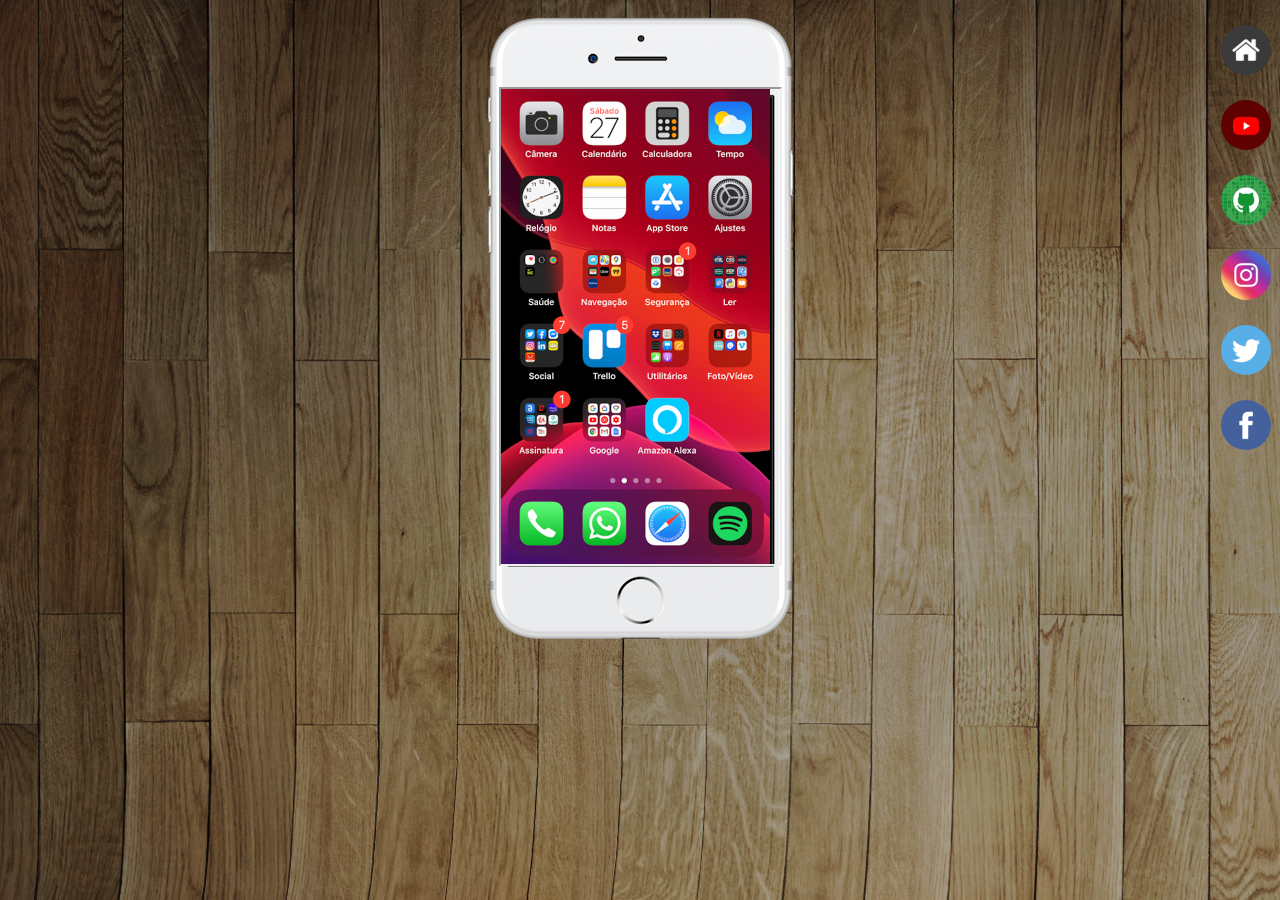
<file: index.html>
<!DOCTYPE html>
<html lang="pt-BR">
<head>
    <meta charset="UTF-8">
    <meta name="viewport" content="width=device-width, initial-scale=1.0">
    <title>Projeto Redes Sociais</title>
    <link rel="shortcut icon" href="pacote-d013/favicon.ico" type="image/x-icon">
    <link rel="stylesheet" href="estilos/style.css" media="all">   
    <link rel="stylesheet" href="estilos/demais.css" media="screen and (min-width: 600px)">
</head>
<body>
    <nav>
        <a href="home.html" target="tela"><img src="pacote-d013/imagens/logo-home.jpg" alt="logo home"></a>
        <a href="youtube.html" target="tela"><img src="pacote-d013/imagens/logo-youtube.jpg" alt="logo youtube"></a>
        <a href="github.html" target="tela"><img src="pacote-d013/imagens/logo-github.jpg" alt="logo github"></a>
        <a href="instagram.html" target="tela"><img src="pacote-d013/imagens/logo-instagram.jpg" alt="logo instagram"></a>
        <a href="twitter.html"target="tela"><img src="pacote-d013/imagens/logo-twitter.jpg" alt="logo twitter"></a>
        <a href="facebook.html" target="tela"><img src="./pacote-d013/imagens/logo-facebook.jpg" alt="logo facebook"></a>
    </nav>
    <main>
        <iframe name="tela" class="tela" src="pacote-d013/imagens/tela-home1.jpg" scrolling="yes"><a href="Acesse">Acesse</a></iframe>
    </main>
</body>
</html>
</file>
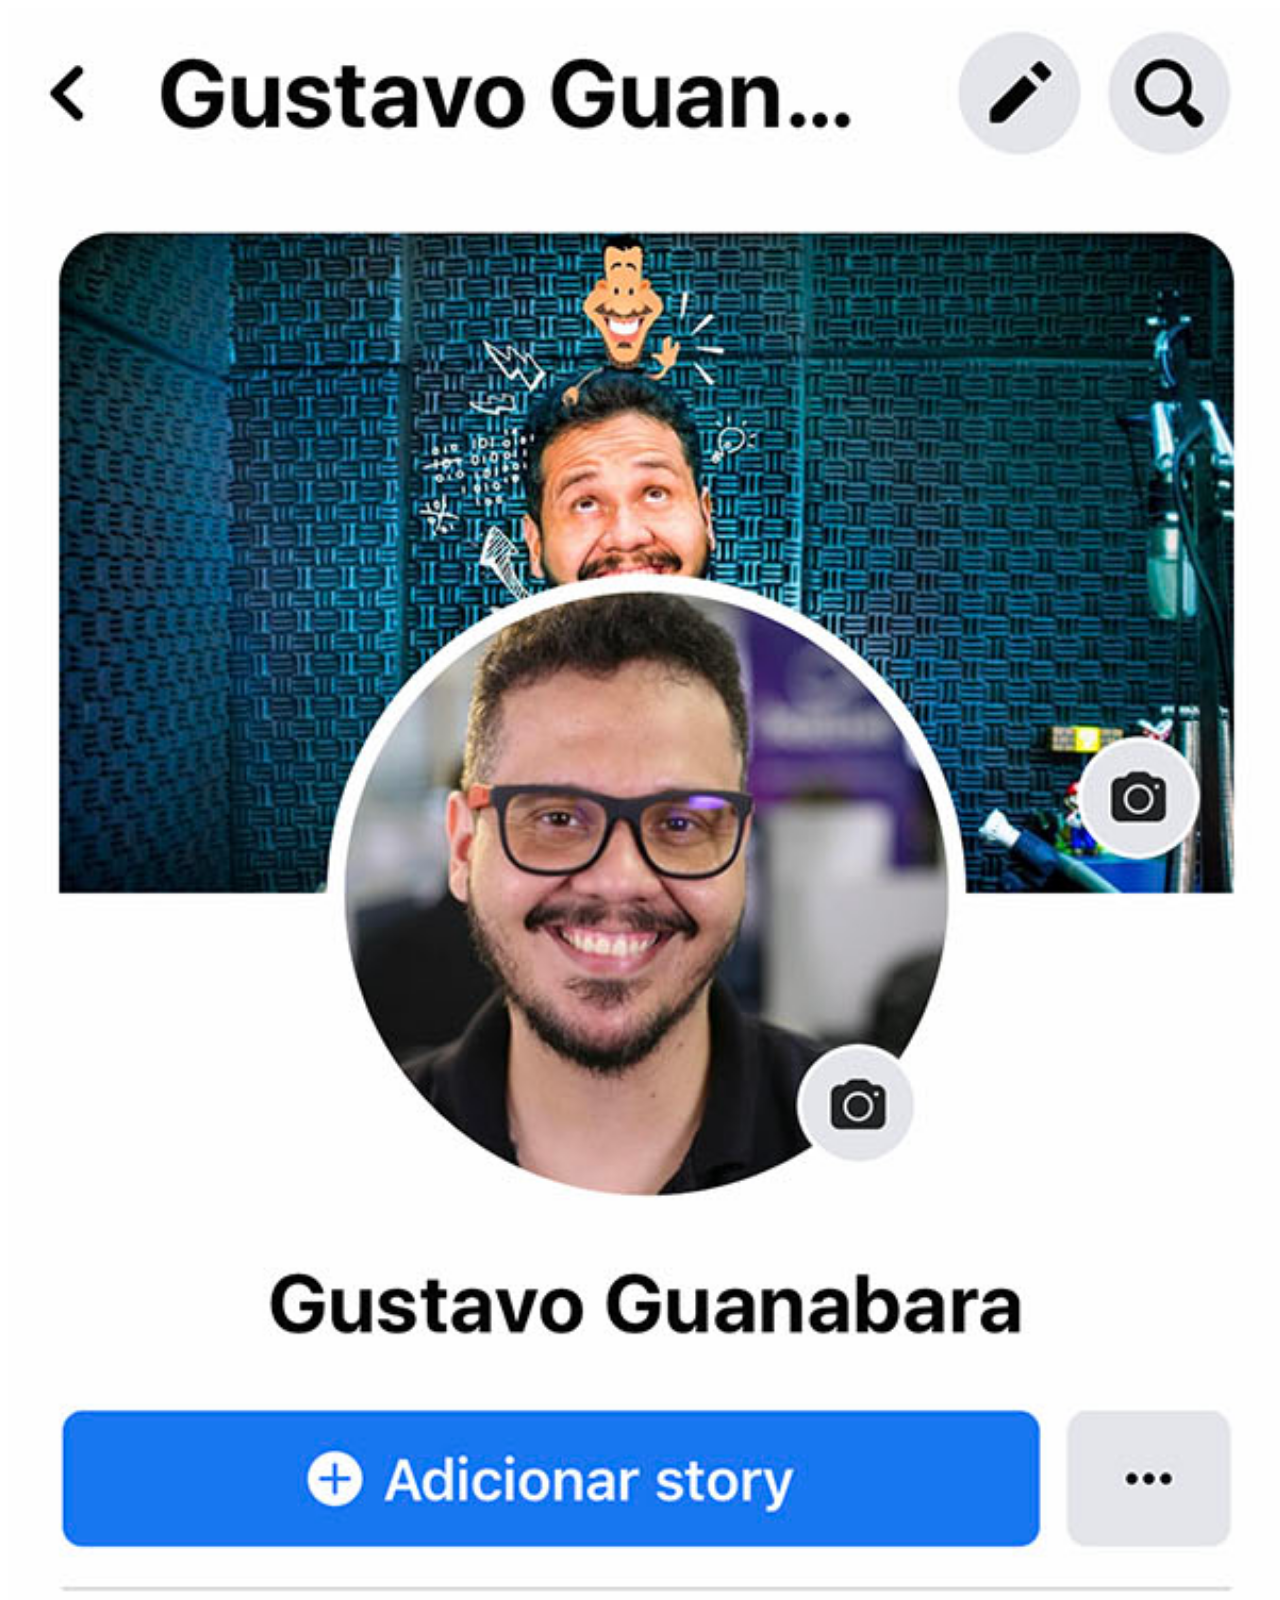
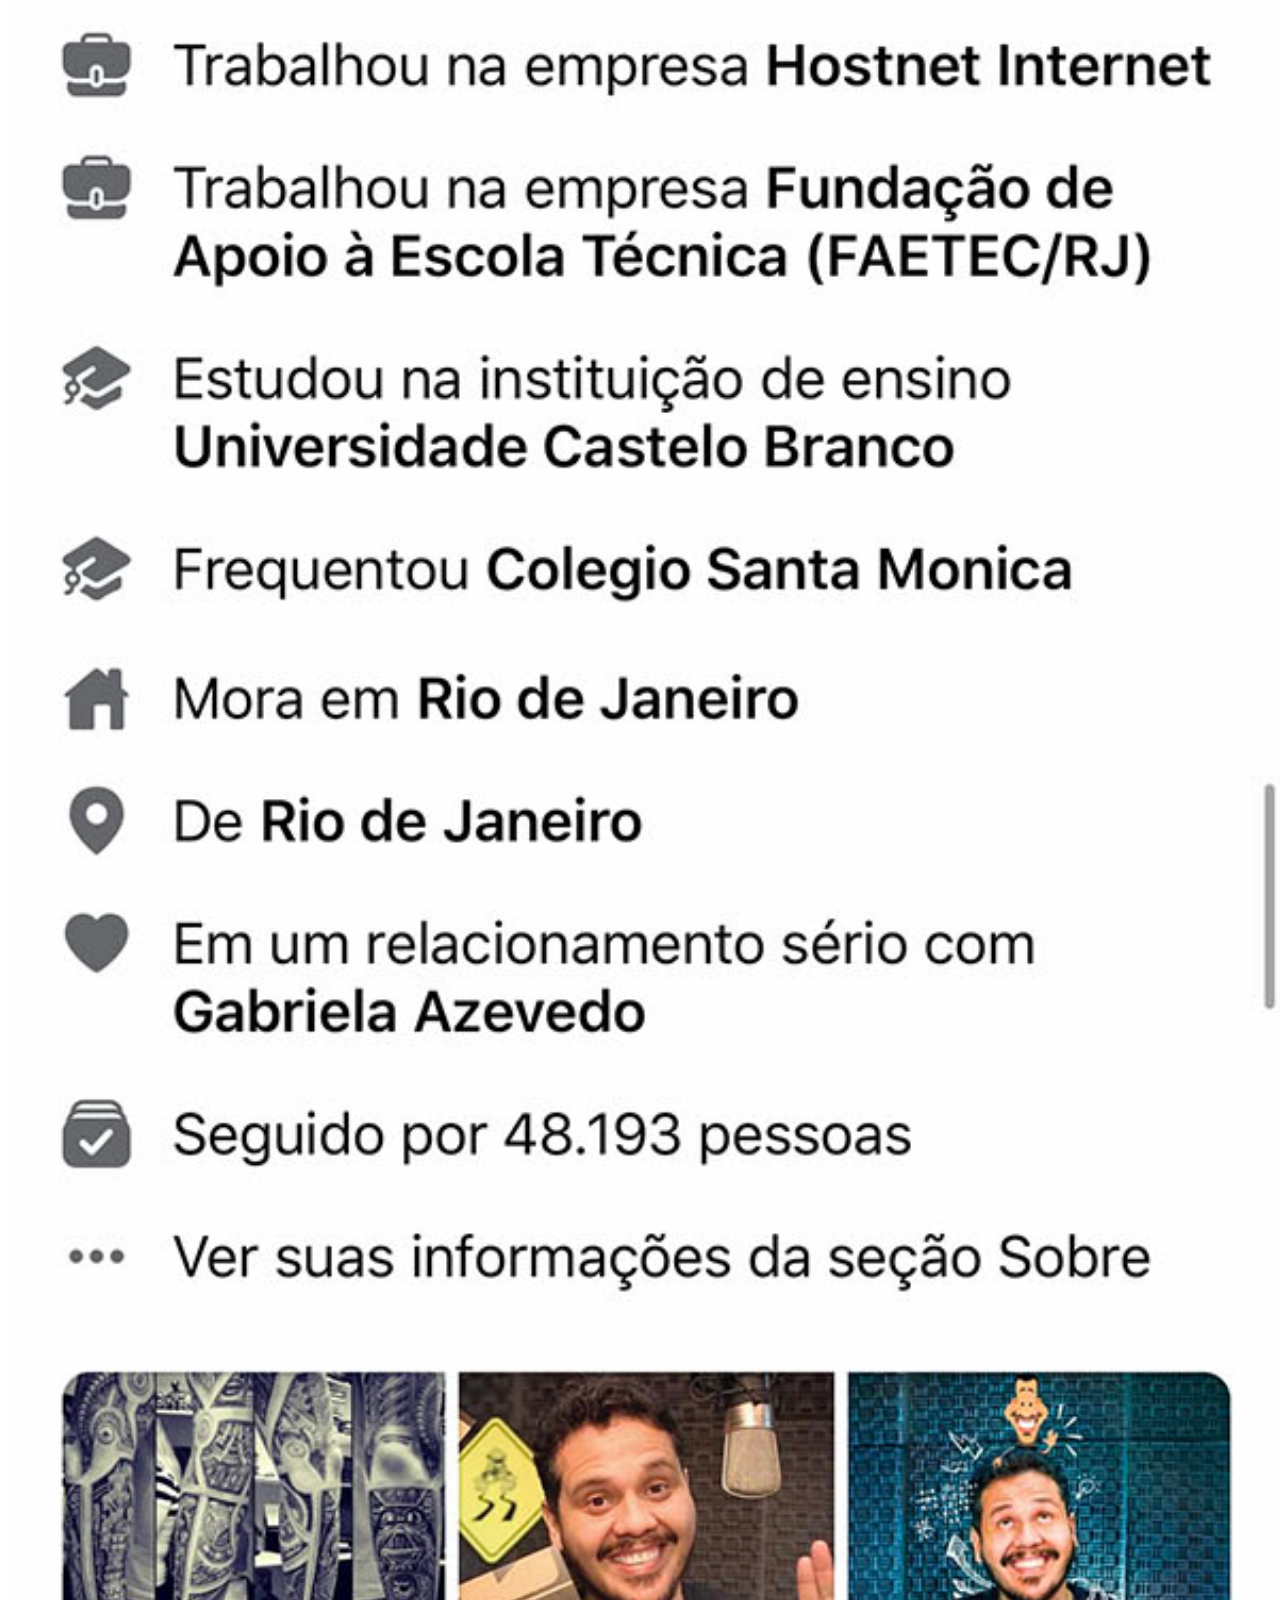
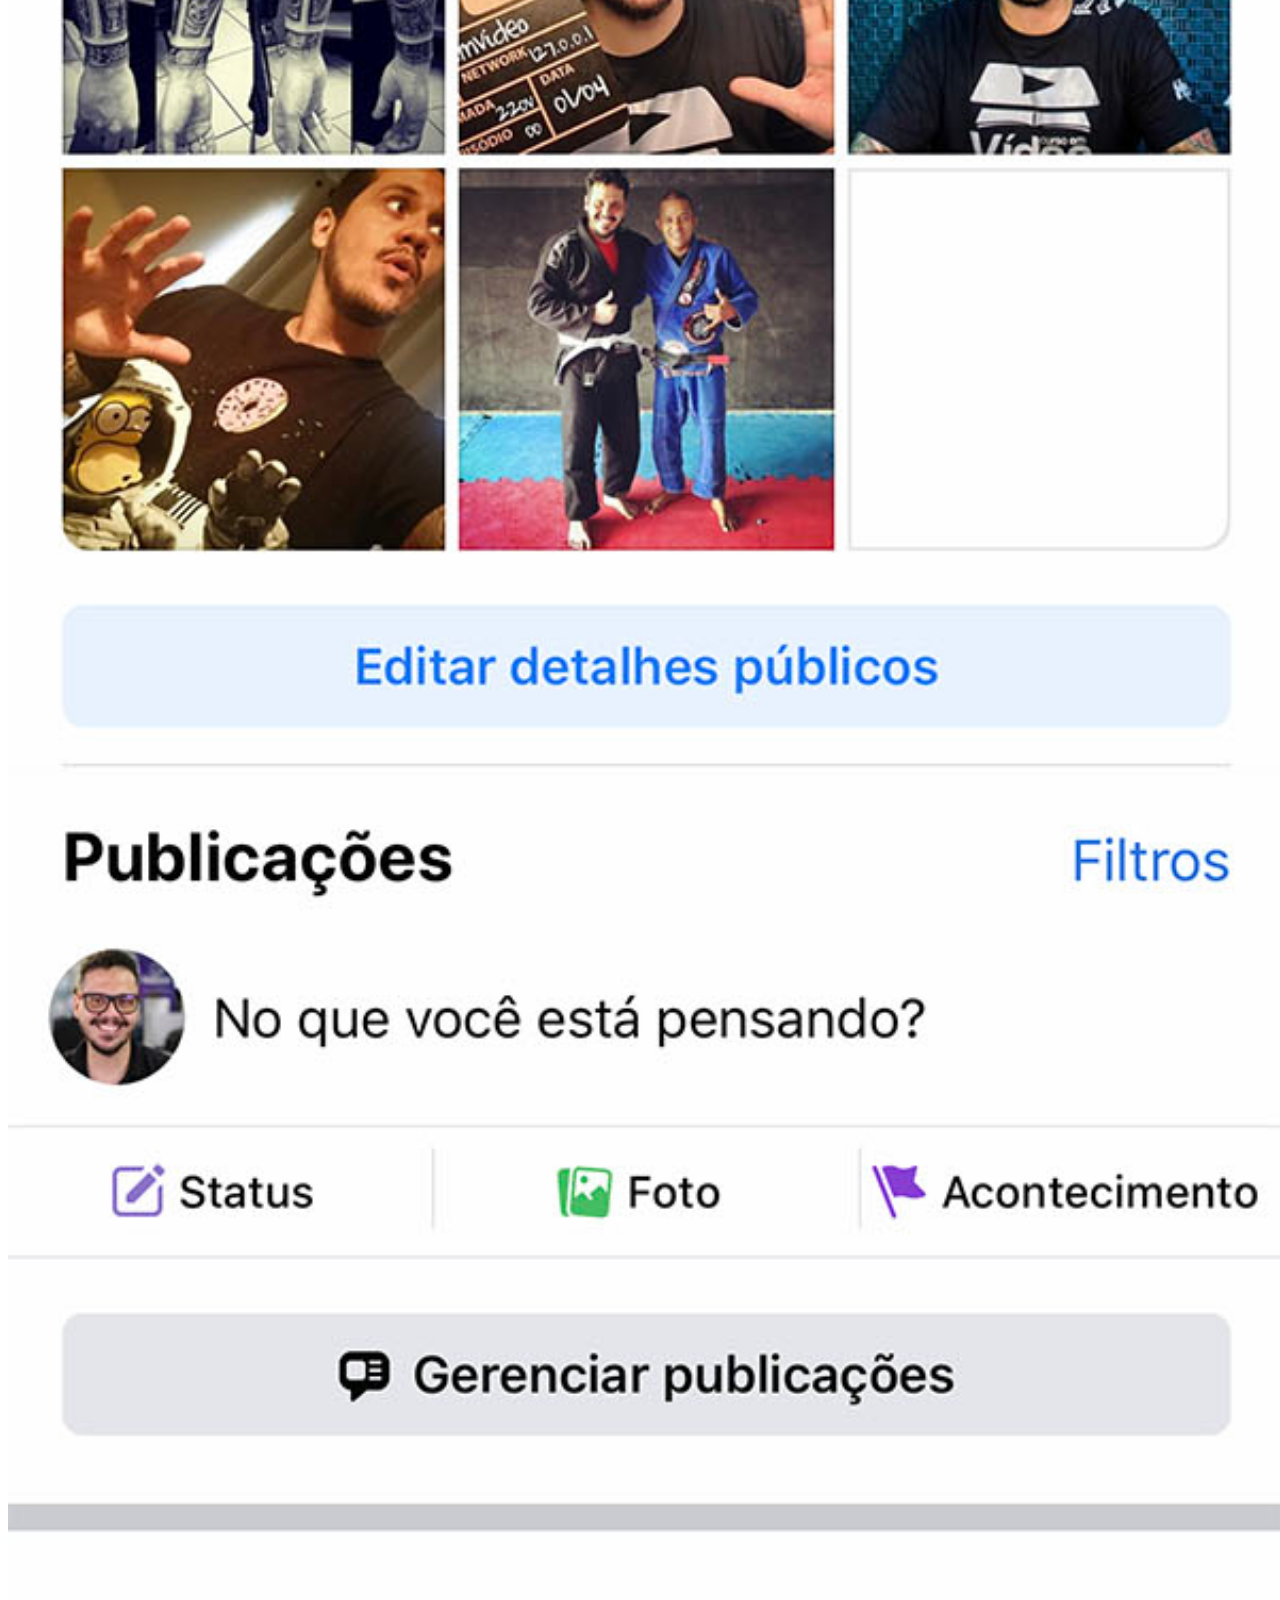
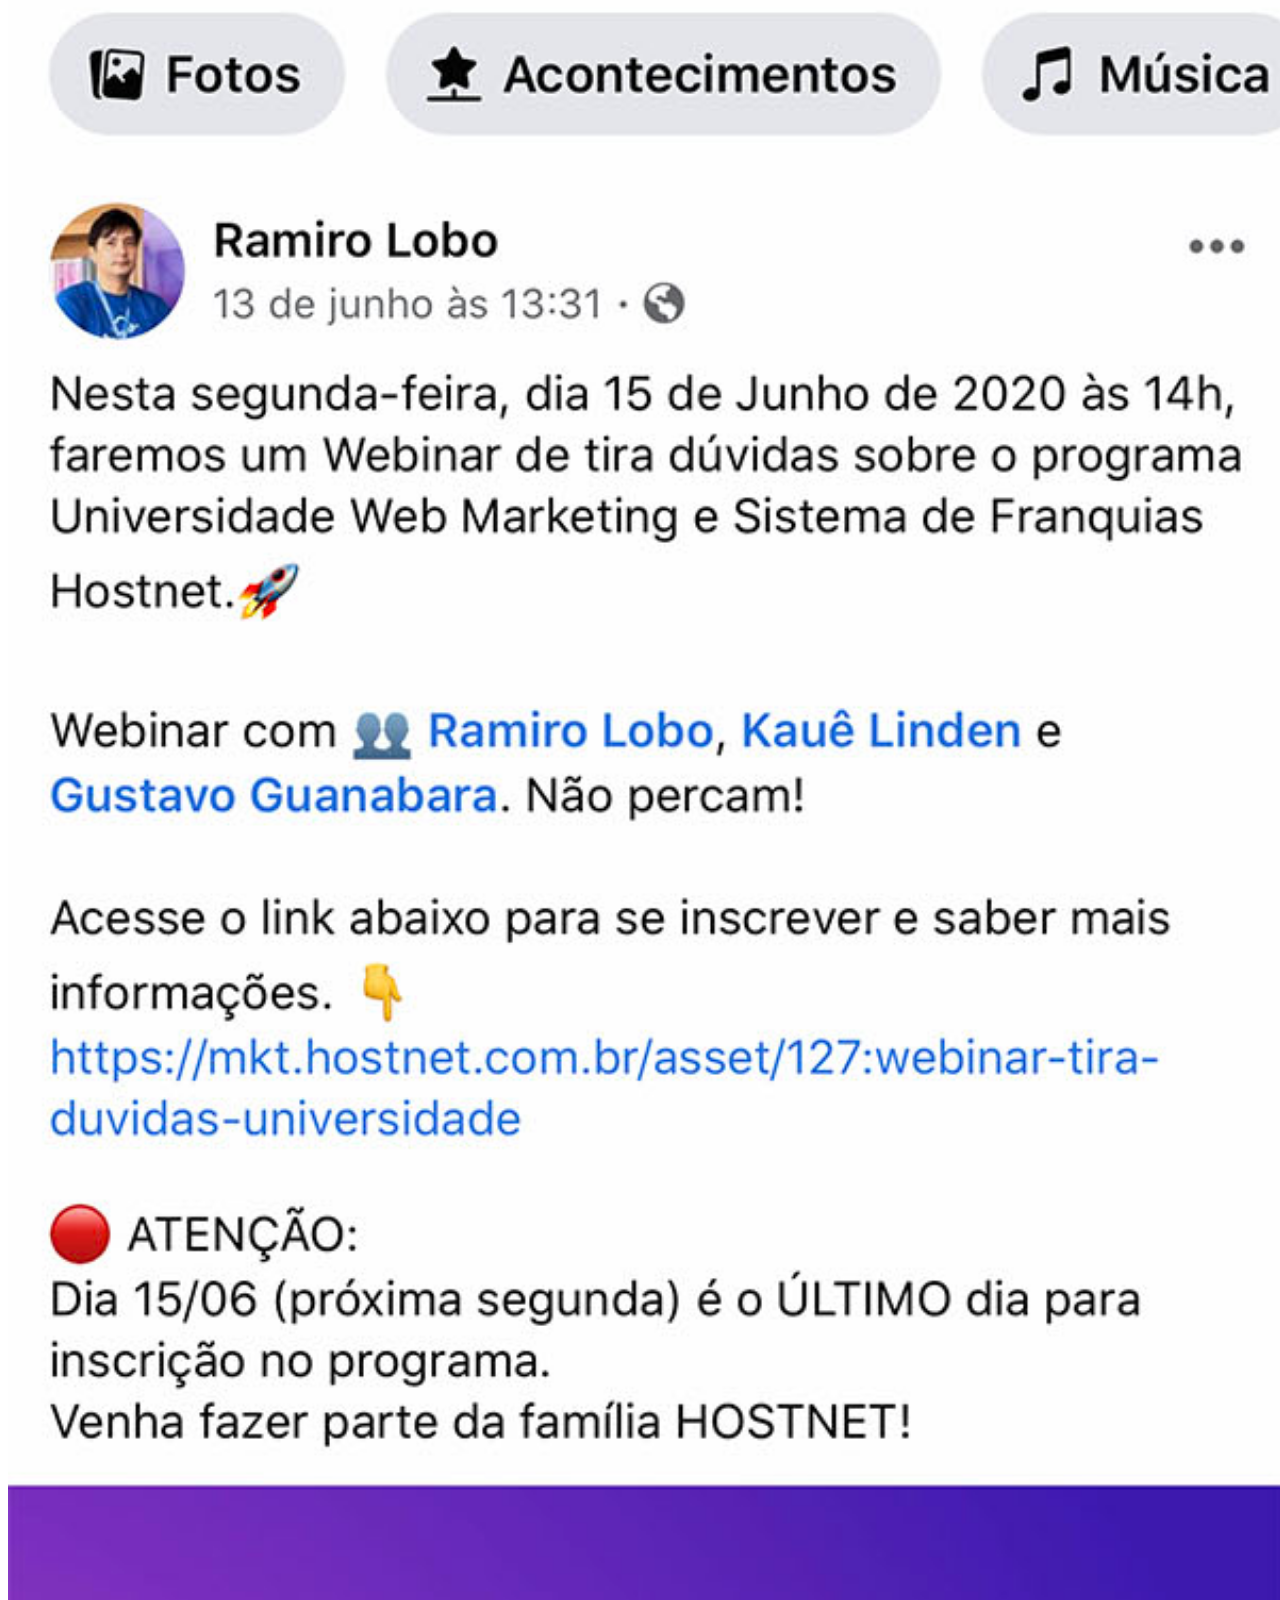
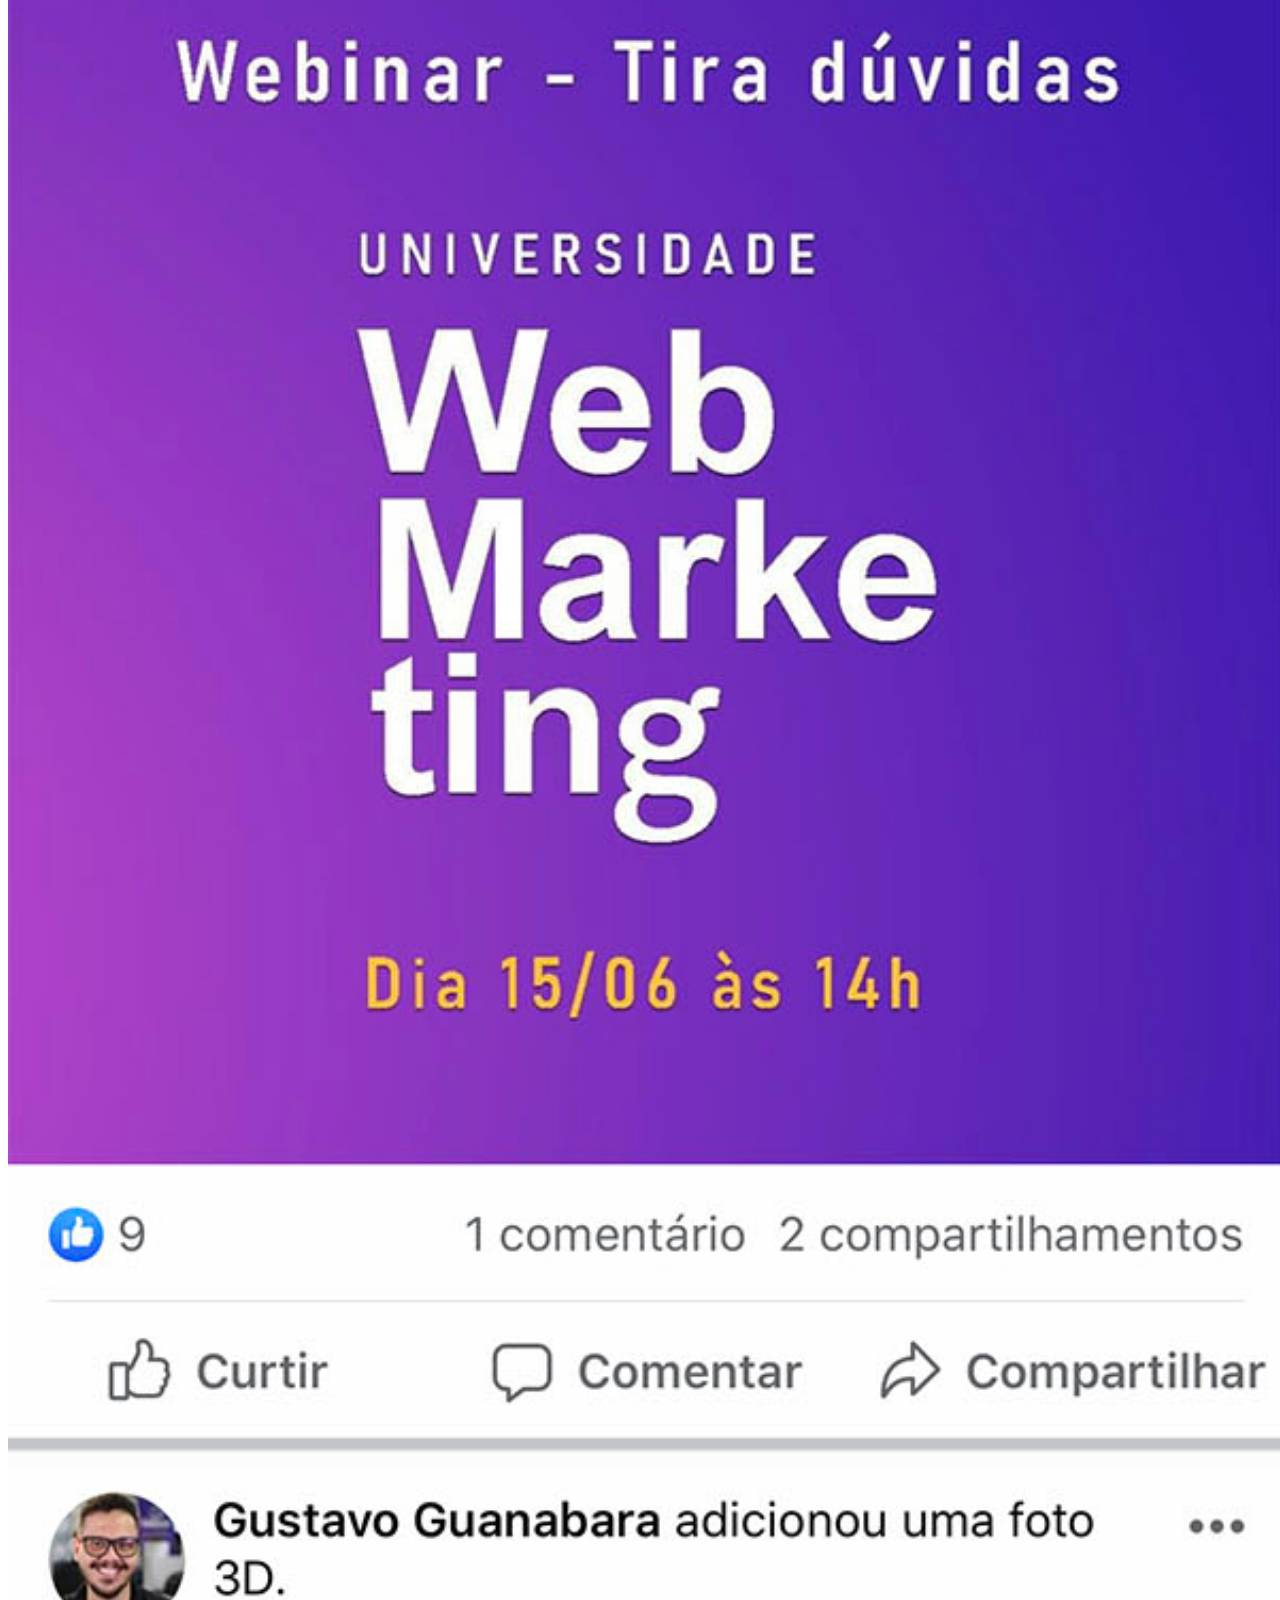
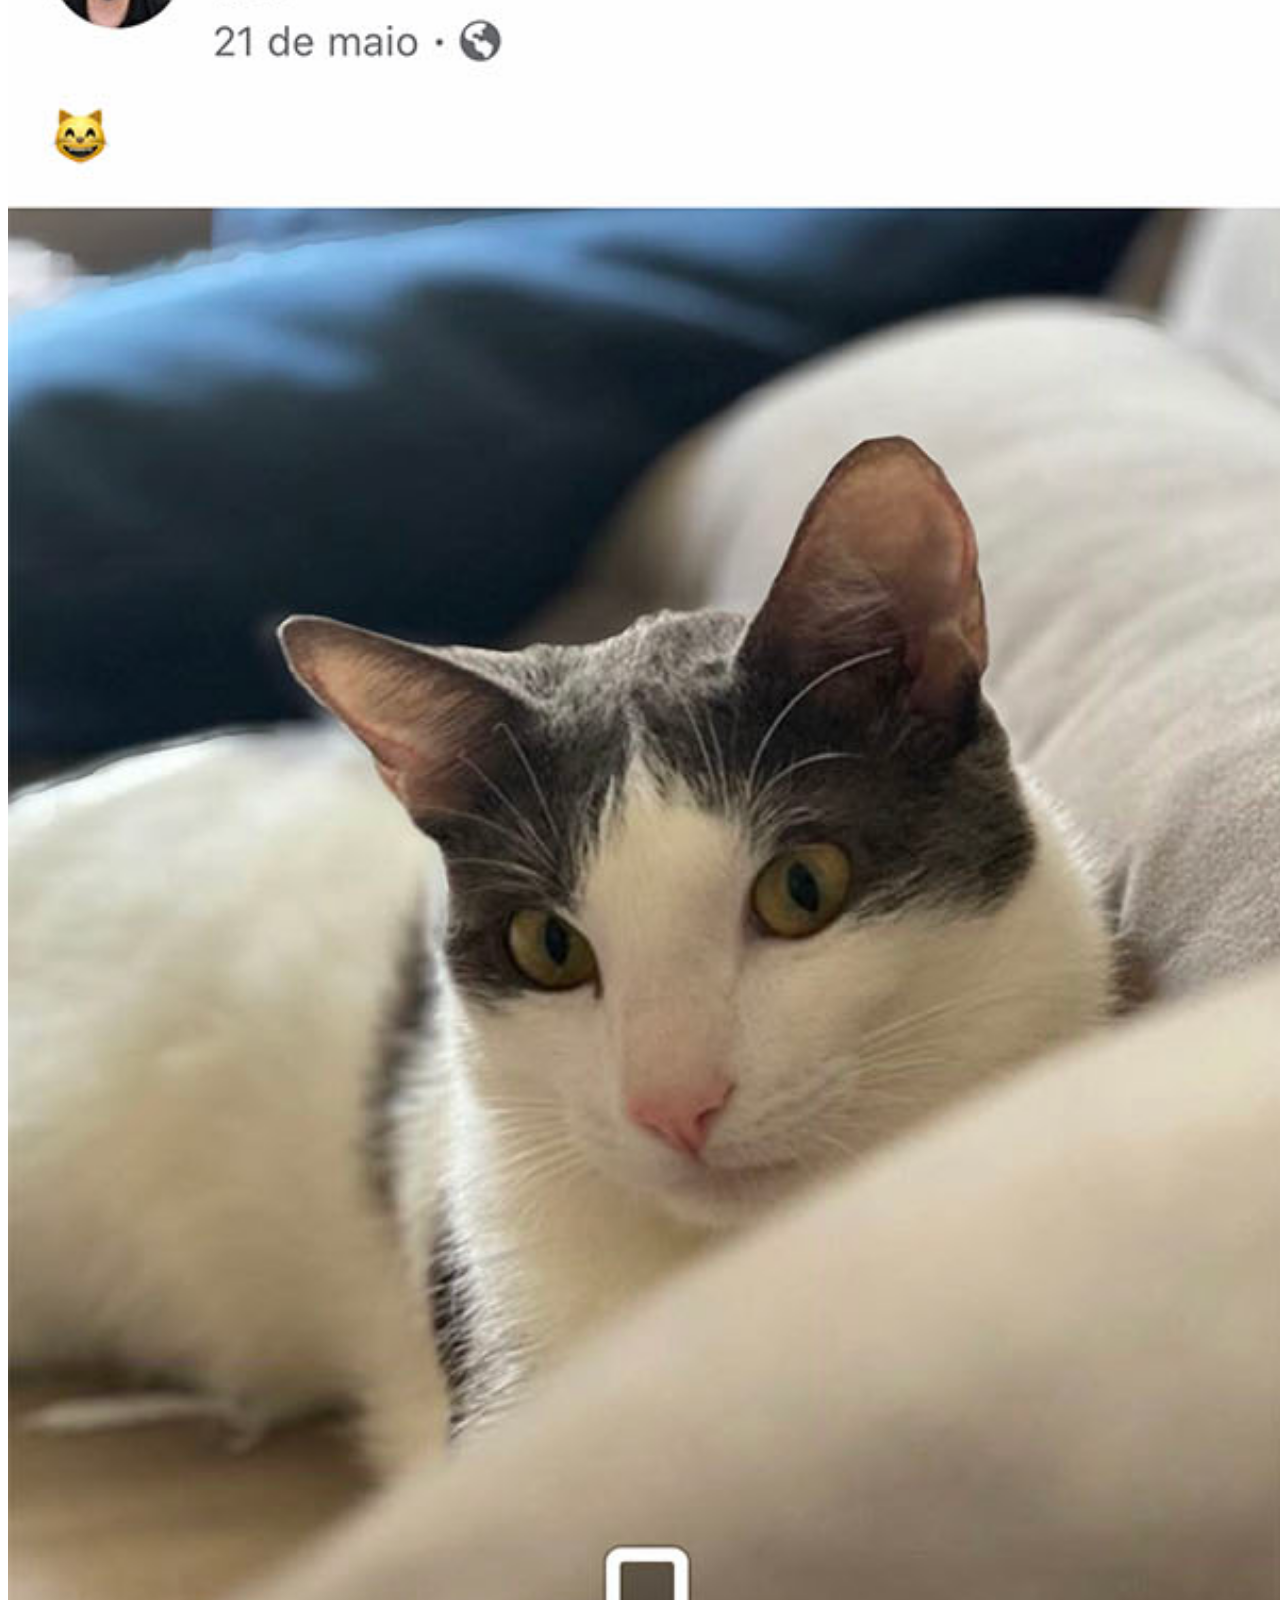
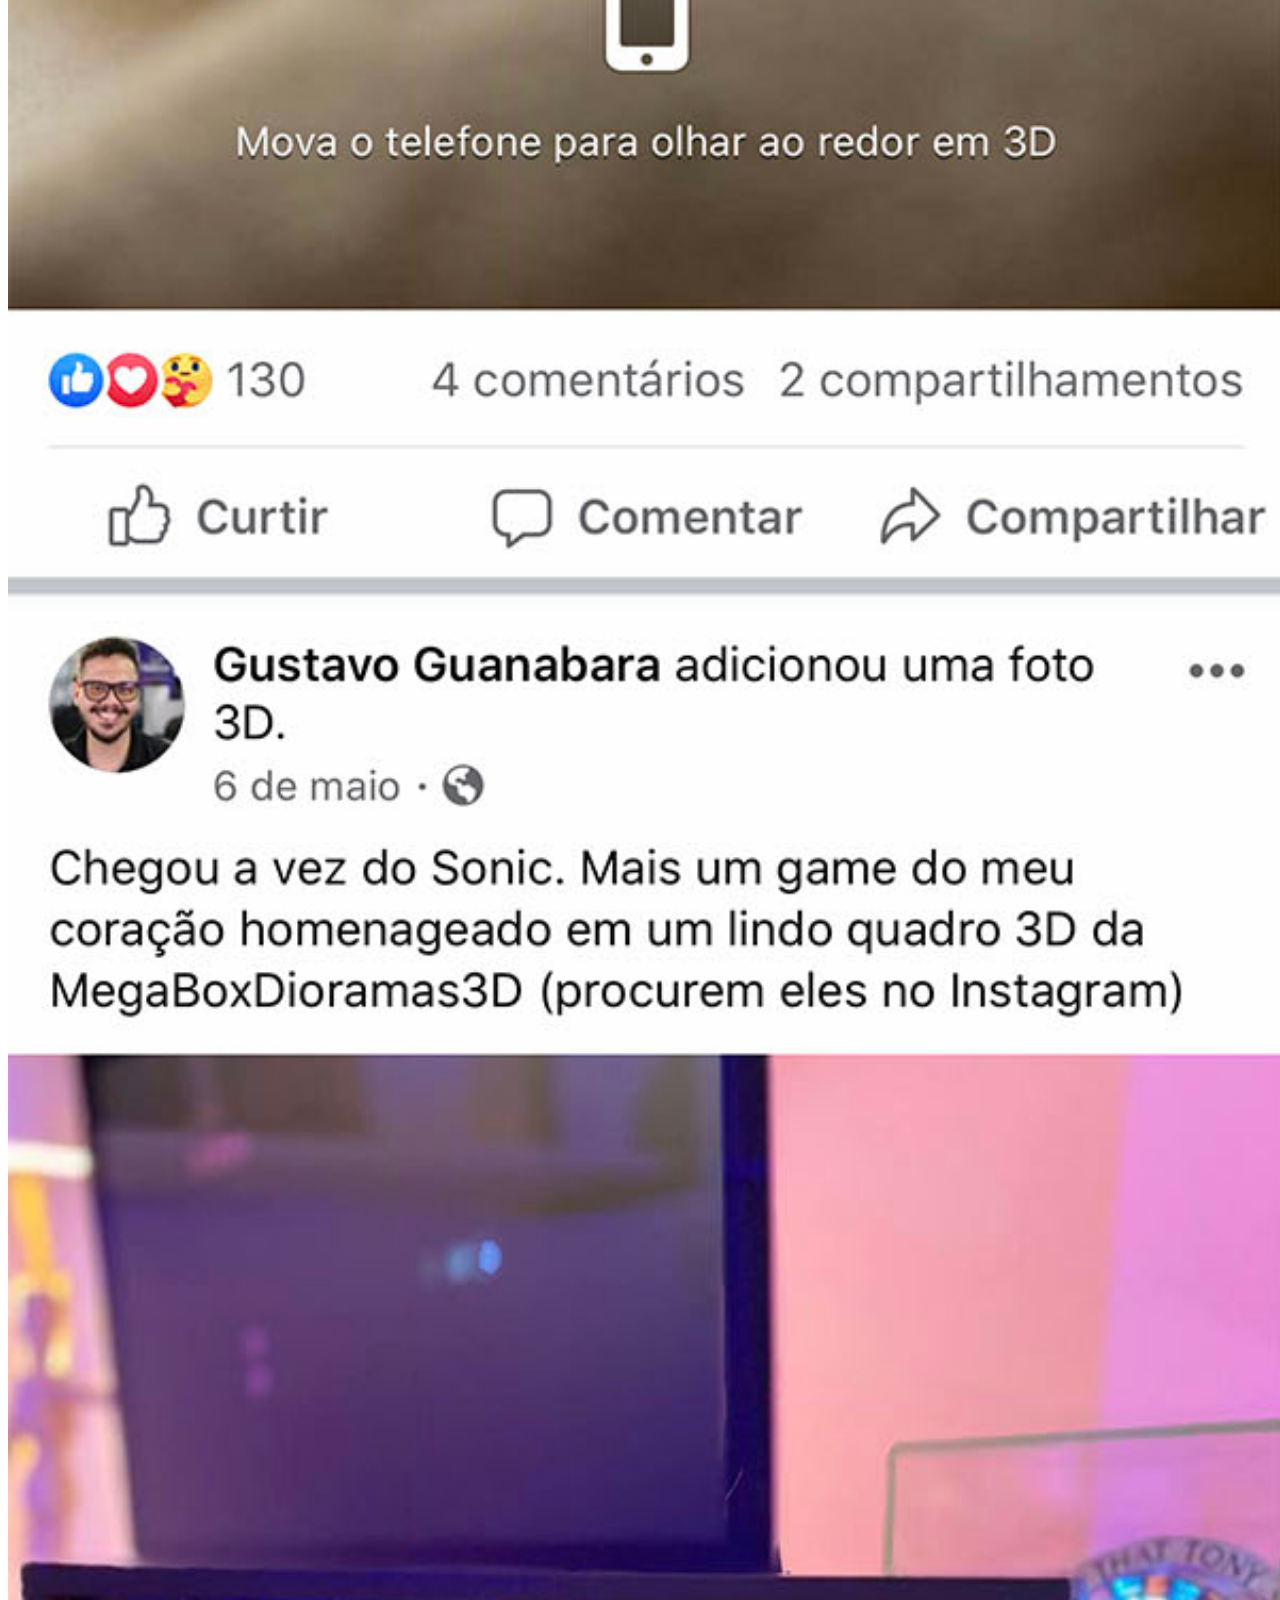
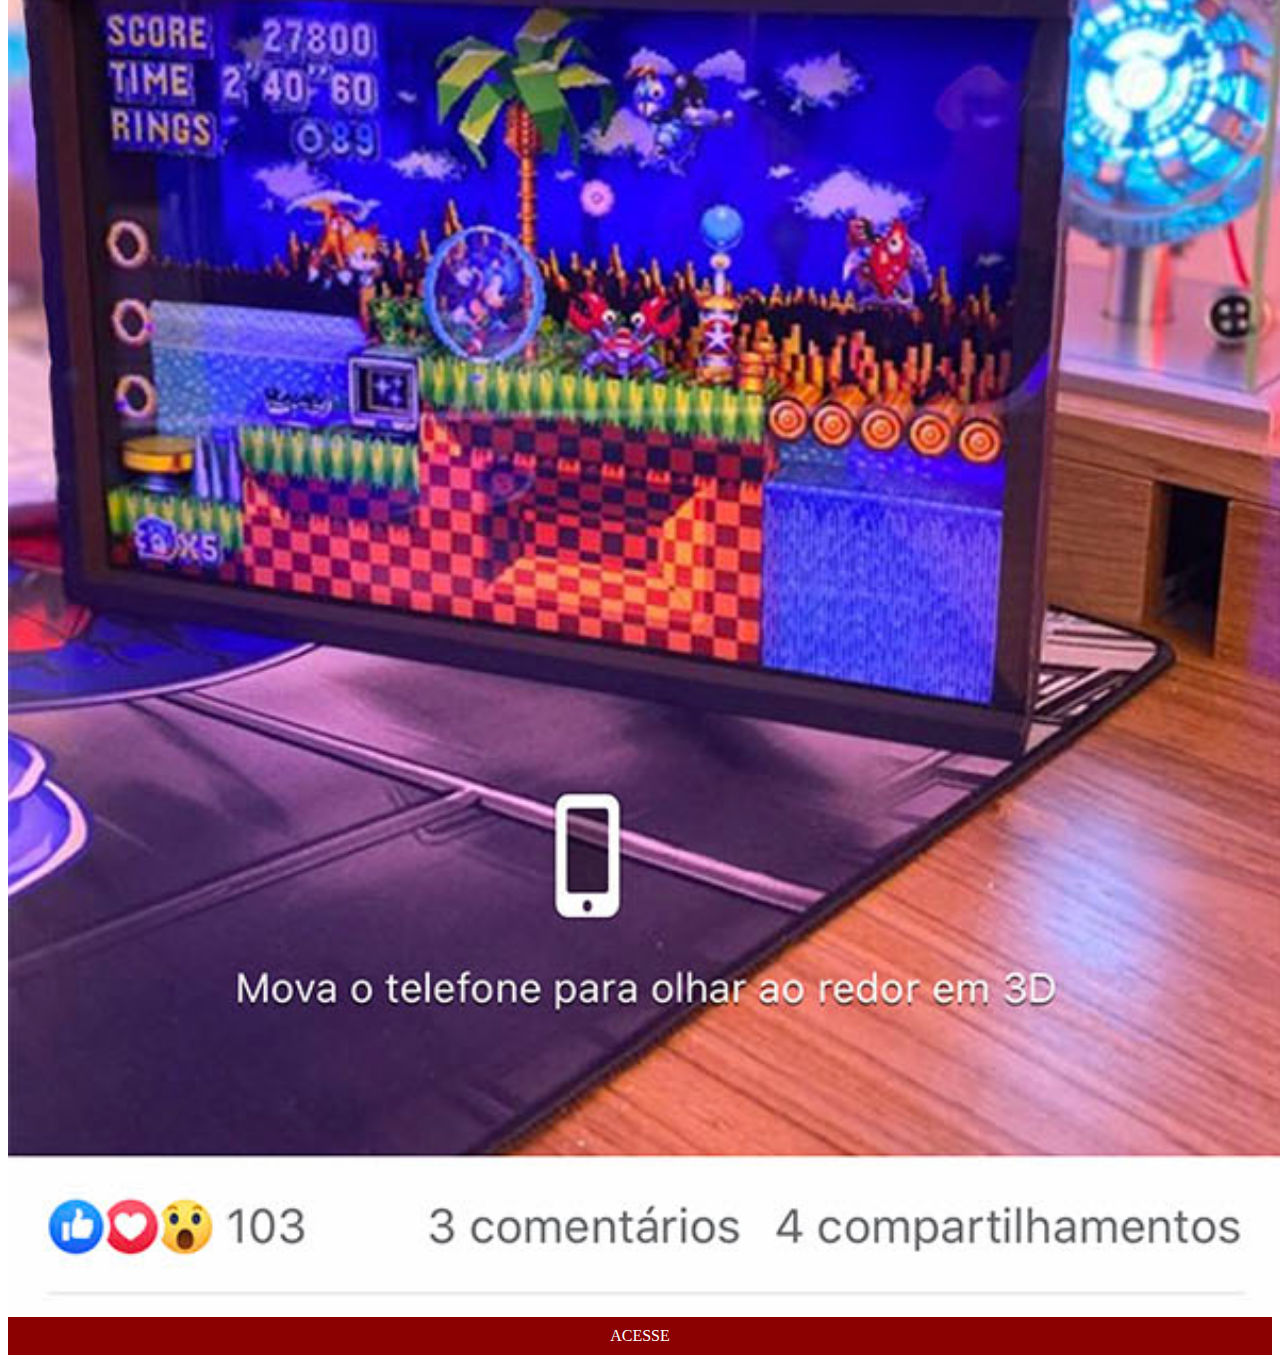
<file: facebook.html>
<!DOCTYPE html>
<html lang="pt-BR">
<head>
    <meta charset="UTF-8">
    <meta name="viewport" content="width=device-width, initial-scale=1.0">
    <title>Document</title>
    <style>
        ::-webkit-scrollbar {
            width: 0px;
            height: 0px;
        }
        img {
            width: 101%;
            height: 100%;
        }
        p {
            background-color: darkred;
            color: white;
            padding: 10px;
            margin: 0px;
            text-align: center;
        }
    </style>
</head>
<body>
    <img src="pacote-d013/imagens/tela-facebook.jpg" alt="instagram"> 
    <p>ACESSE</p>
</body>
</html>
</file>
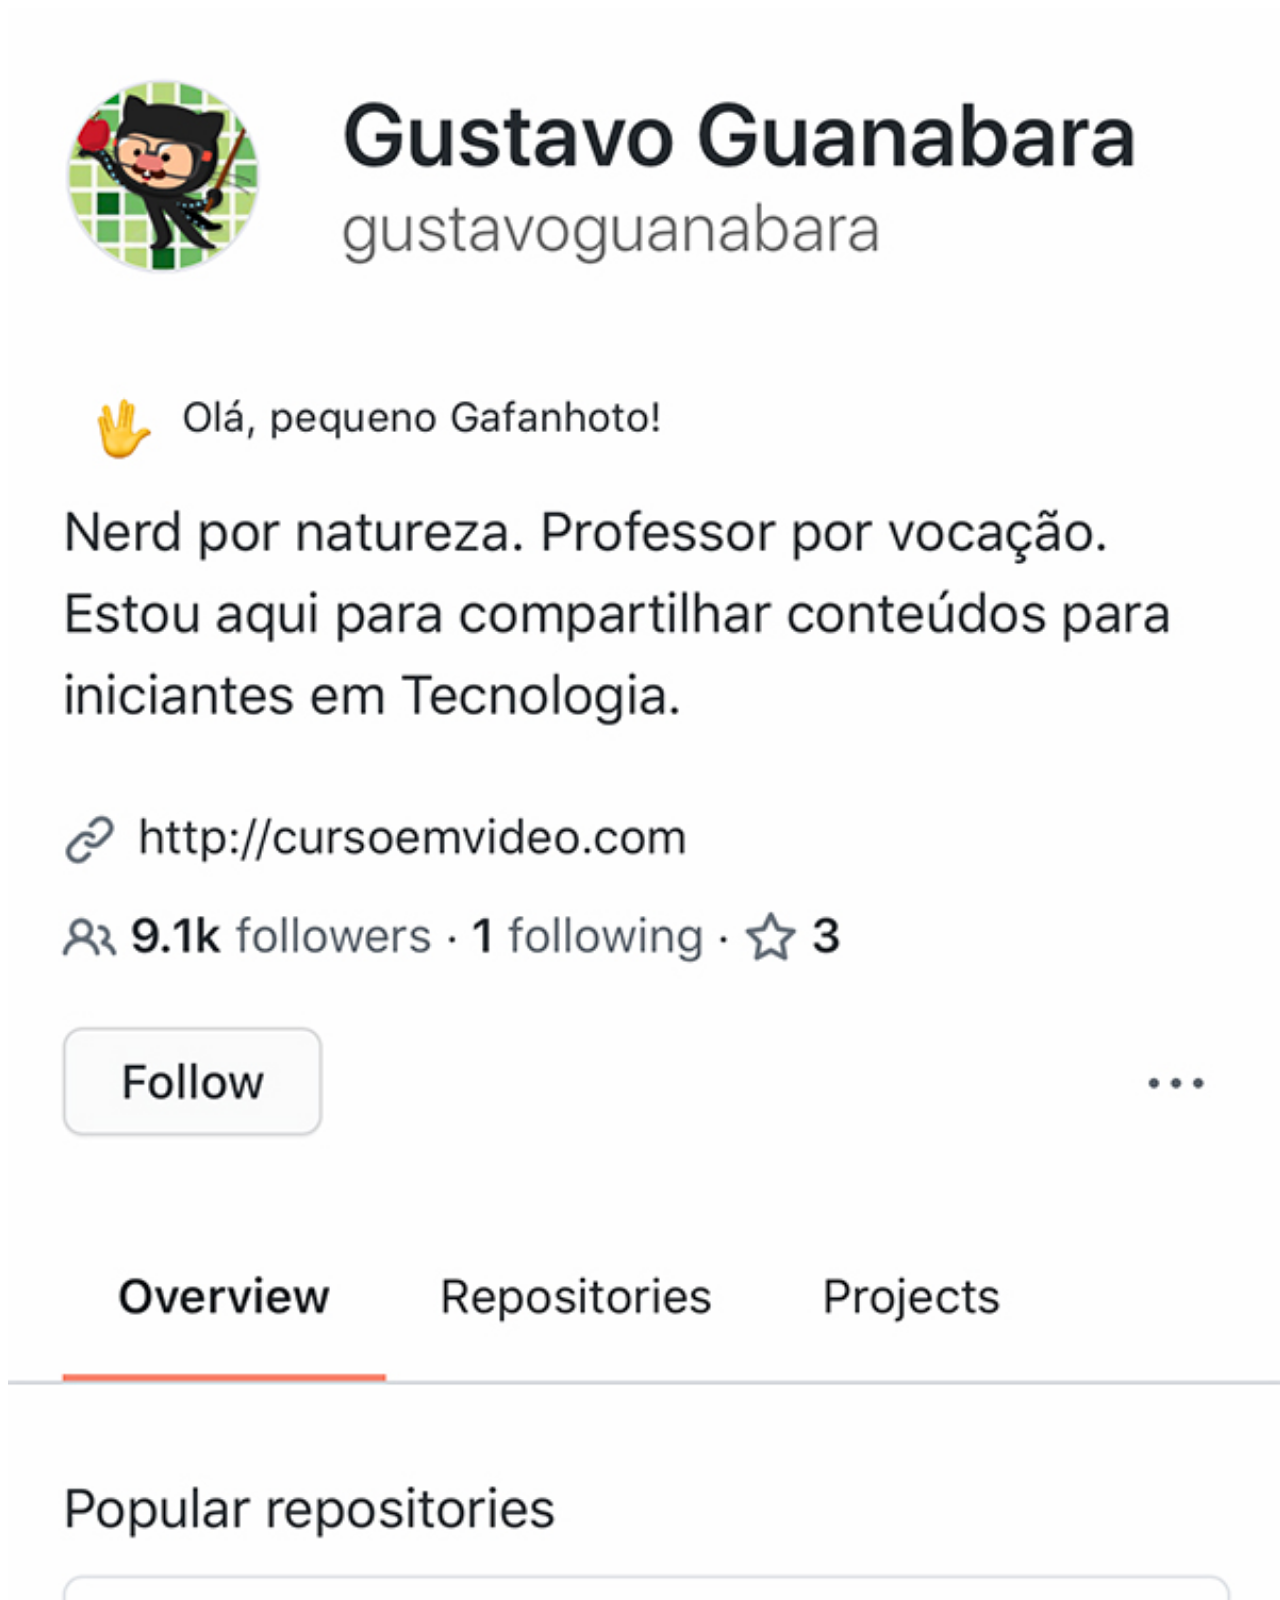
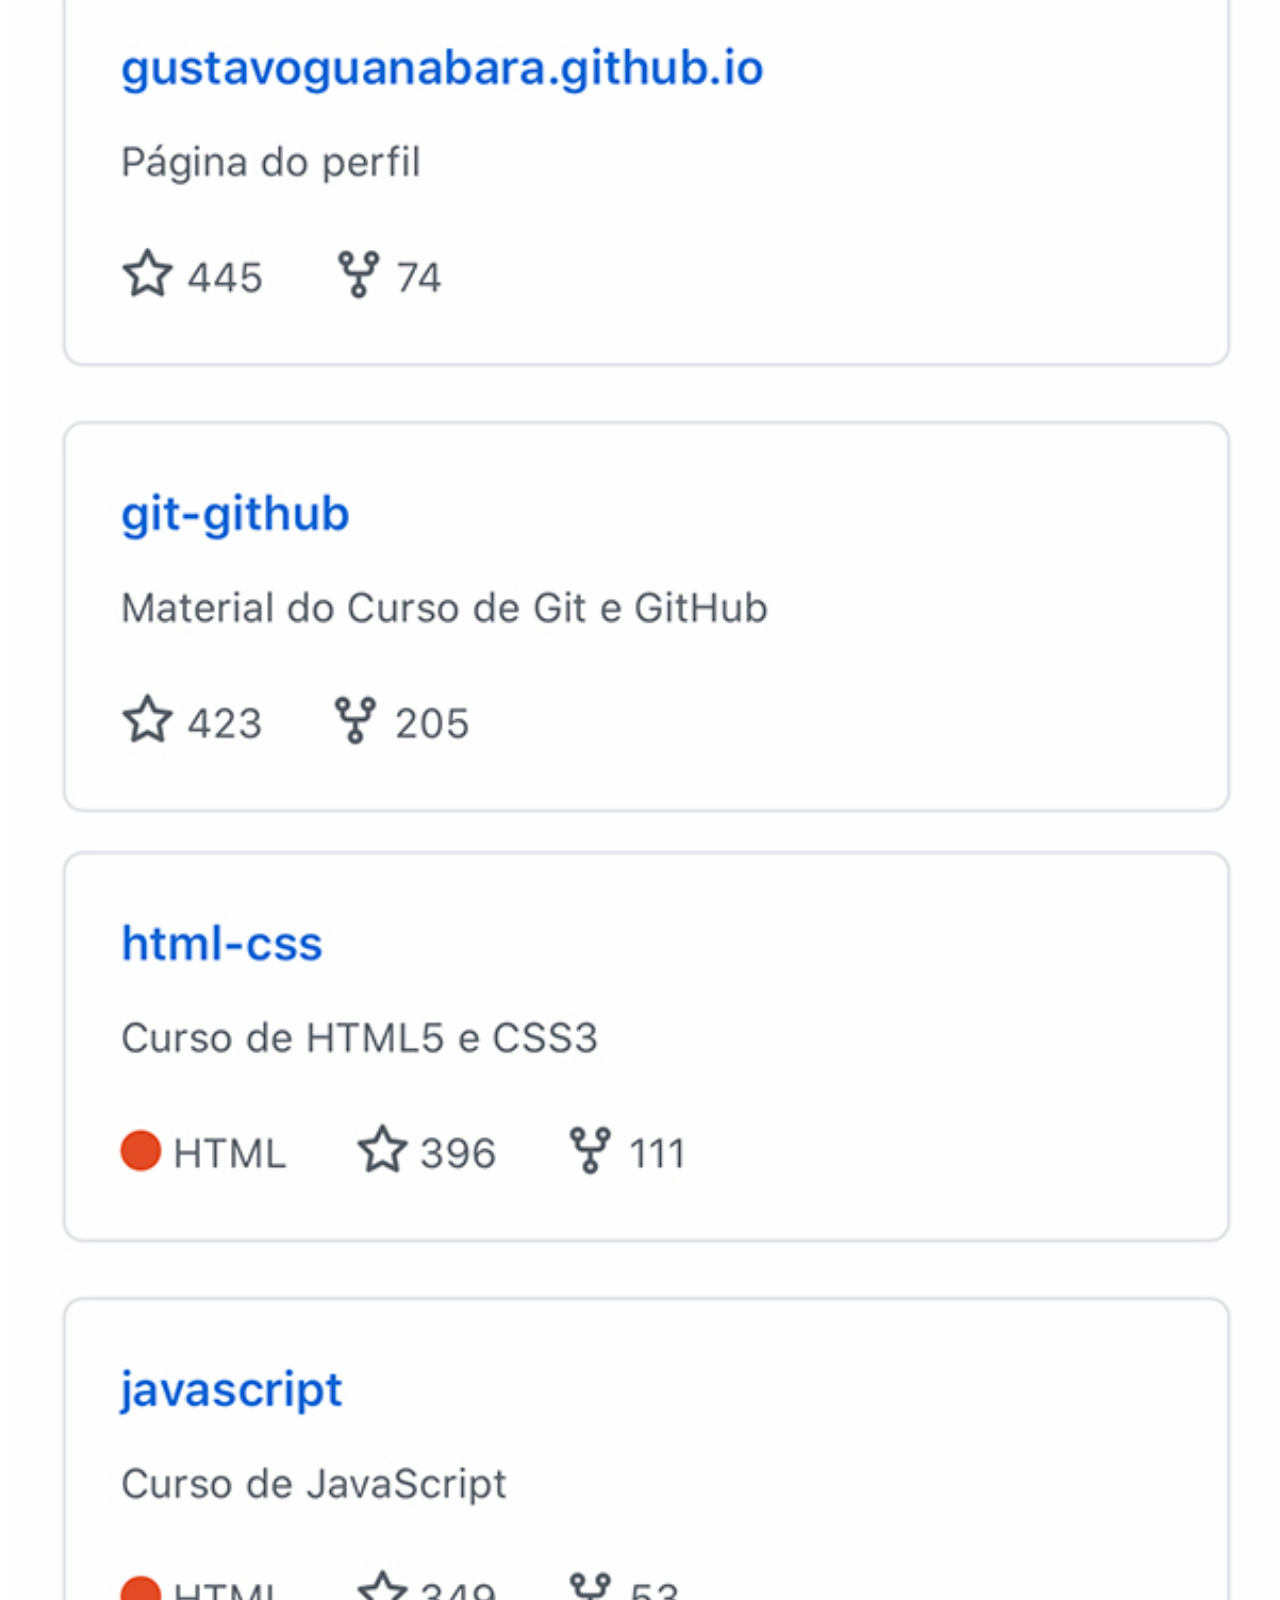
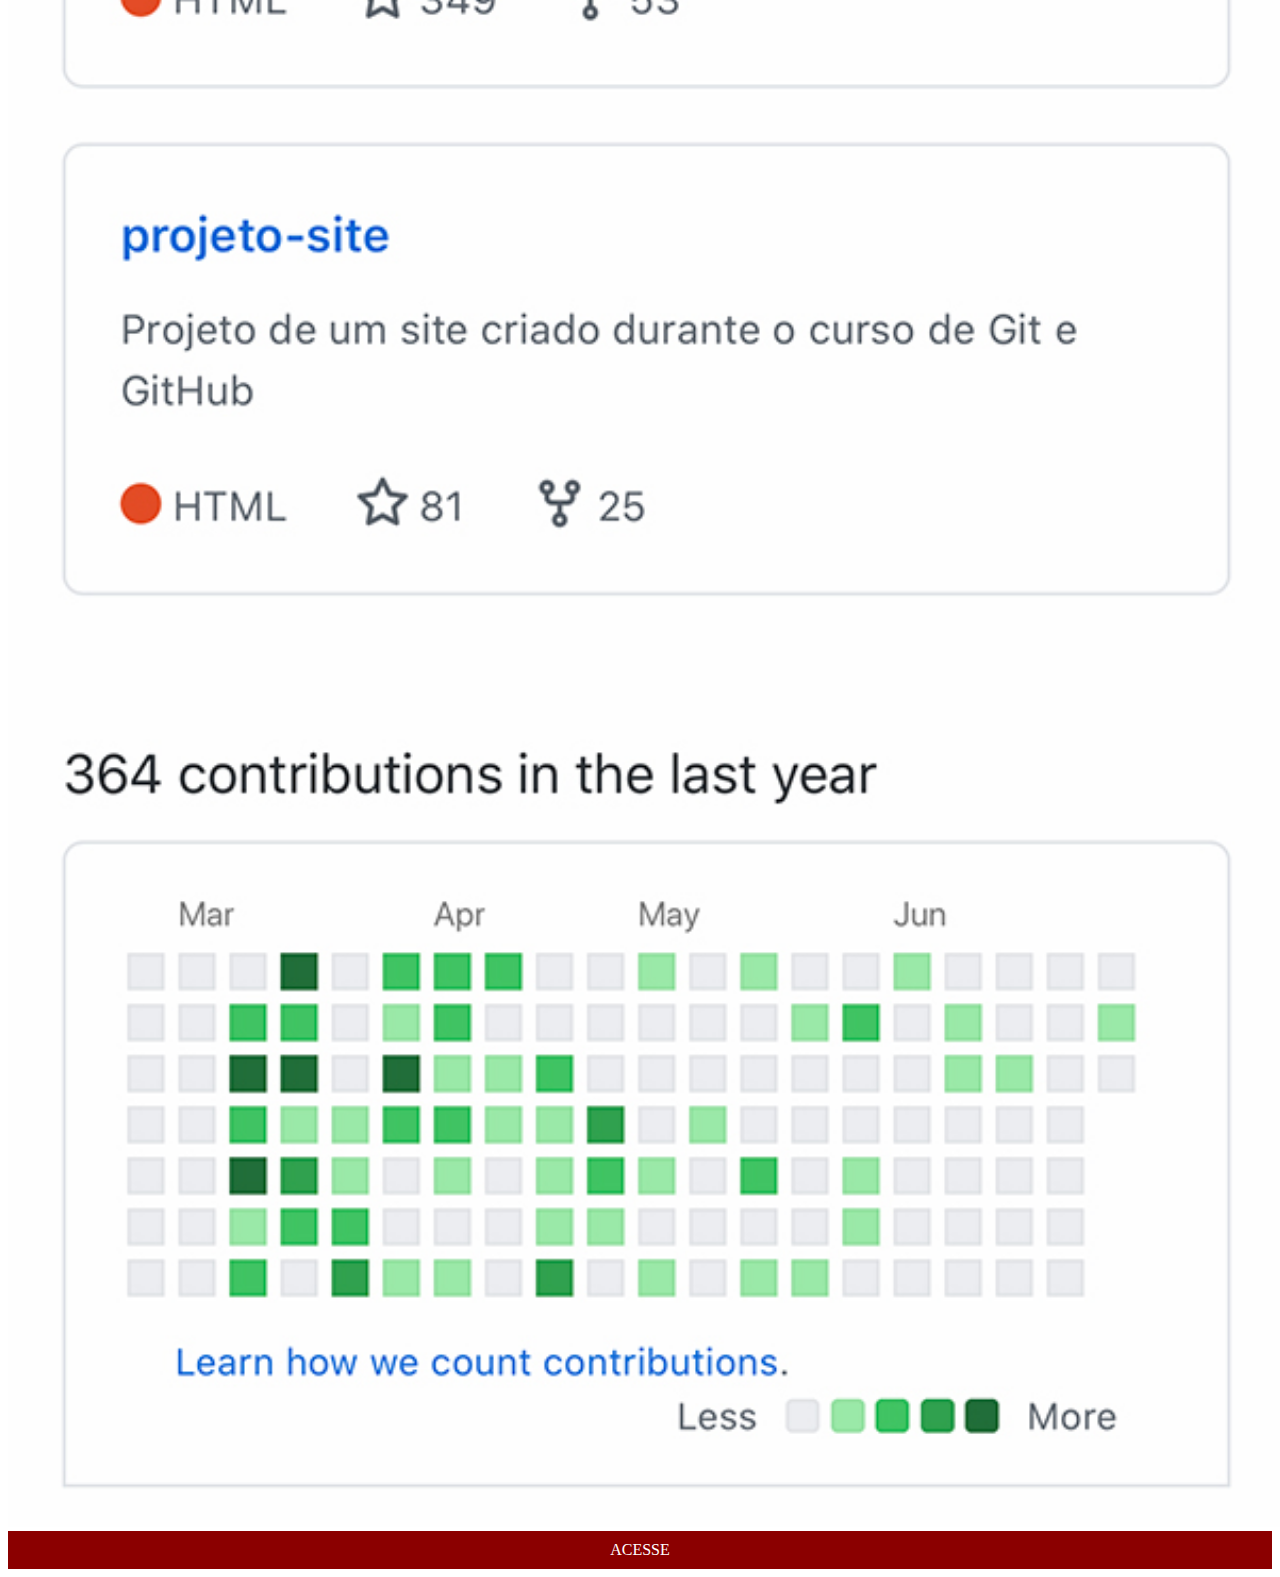
<file: github.html>
<!DOCTYPE html>
<html lang="pt-BR">
<head>
    <meta charset="UTF-8">
    <meta name="viewport" content="width=device-width, initial-scale=1.0">
    <title>Document</title>
    <style>
        ::-webkit-scrollbar {
            width: 0px;
            height: 0px;
        }
        img {
            width: 101%;
            height: 100%;
        }
        p {
            background-color: darkred;
            color: white;
            padding: 10px;
            margin: 0px;
            text-align: center;
        }
    </style>
</head>
<body>
    <img src="pacote-d013/imagens/tela-github.jpg" alt="instagram"> 
    <p>ACESSE</p>
</body>
</html>
</file>
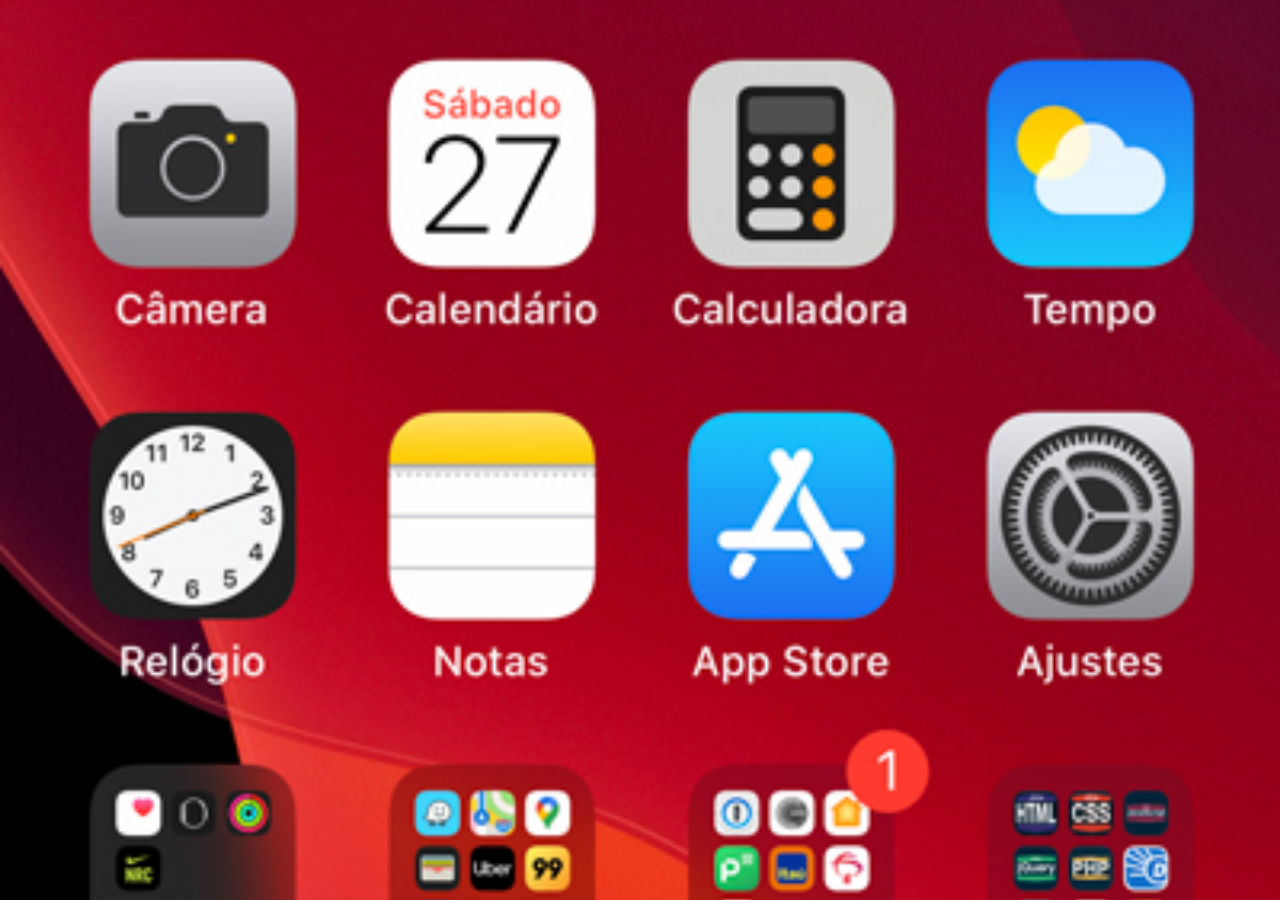
<file: home.html>
<!DOCTYPE html>
<html lang="pt-BR">
<head>
    <meta charset="UTF-8">
    <meta name="viewport" content="width=device-width, initial-scale=1.0">
    <title>Document</title>
    <style>
        body {
            background-image: url(pacote-d013/imagens/tela-home.jpg);
            background-size: cover;
        }
    </style>
</head>
<body>
    
</body>
</html>
</file>
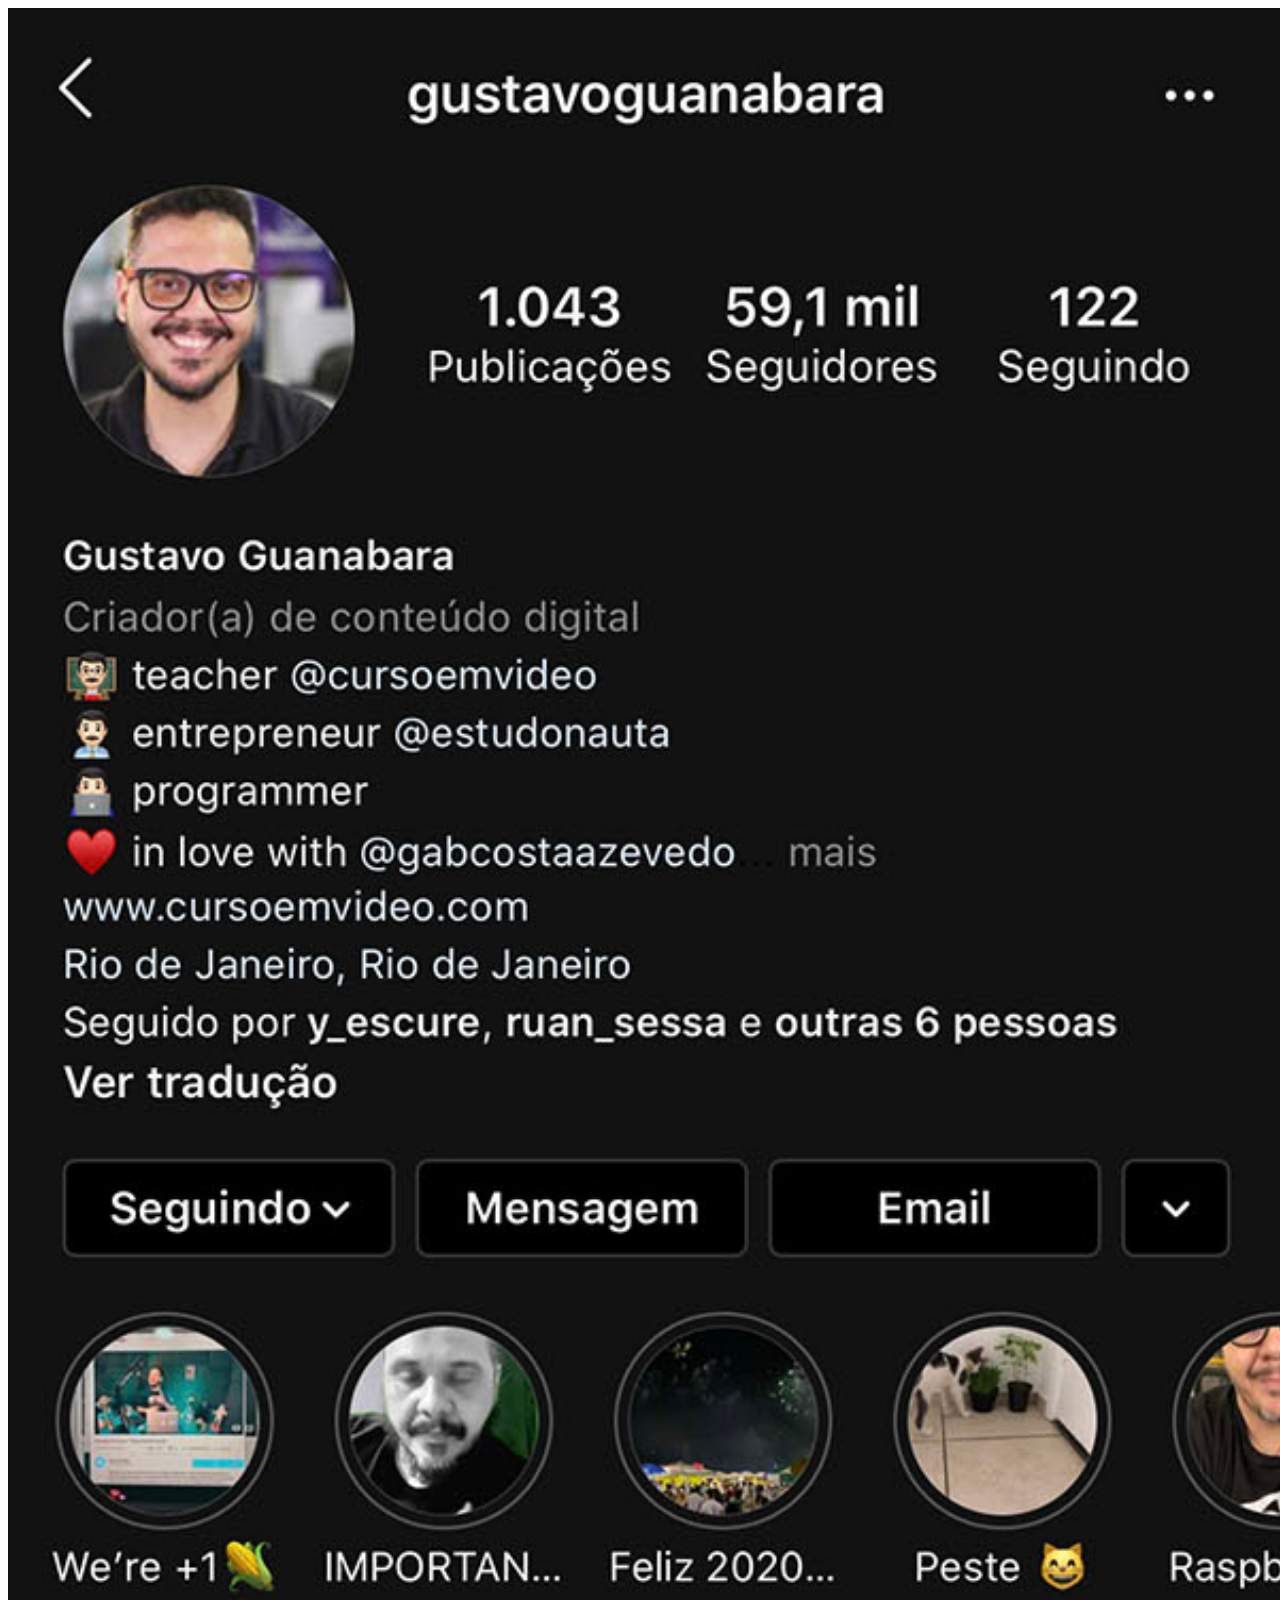
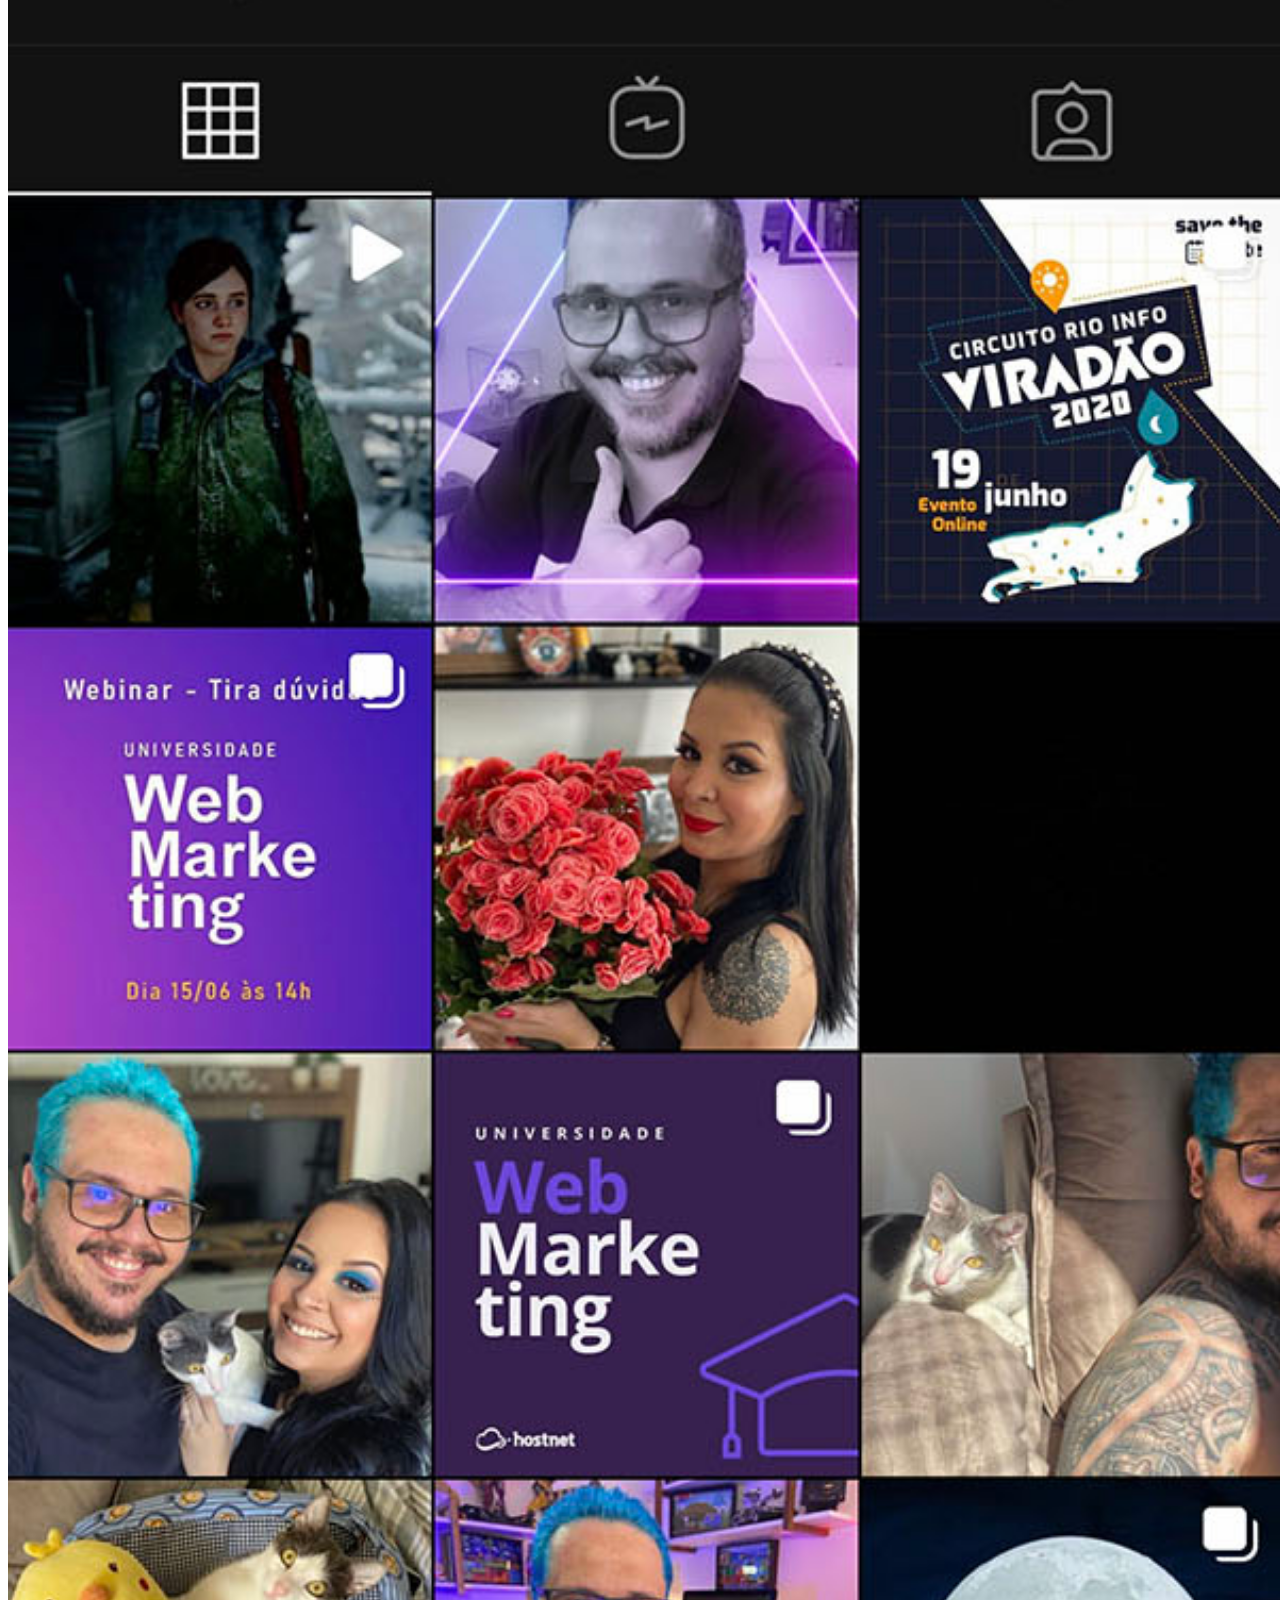
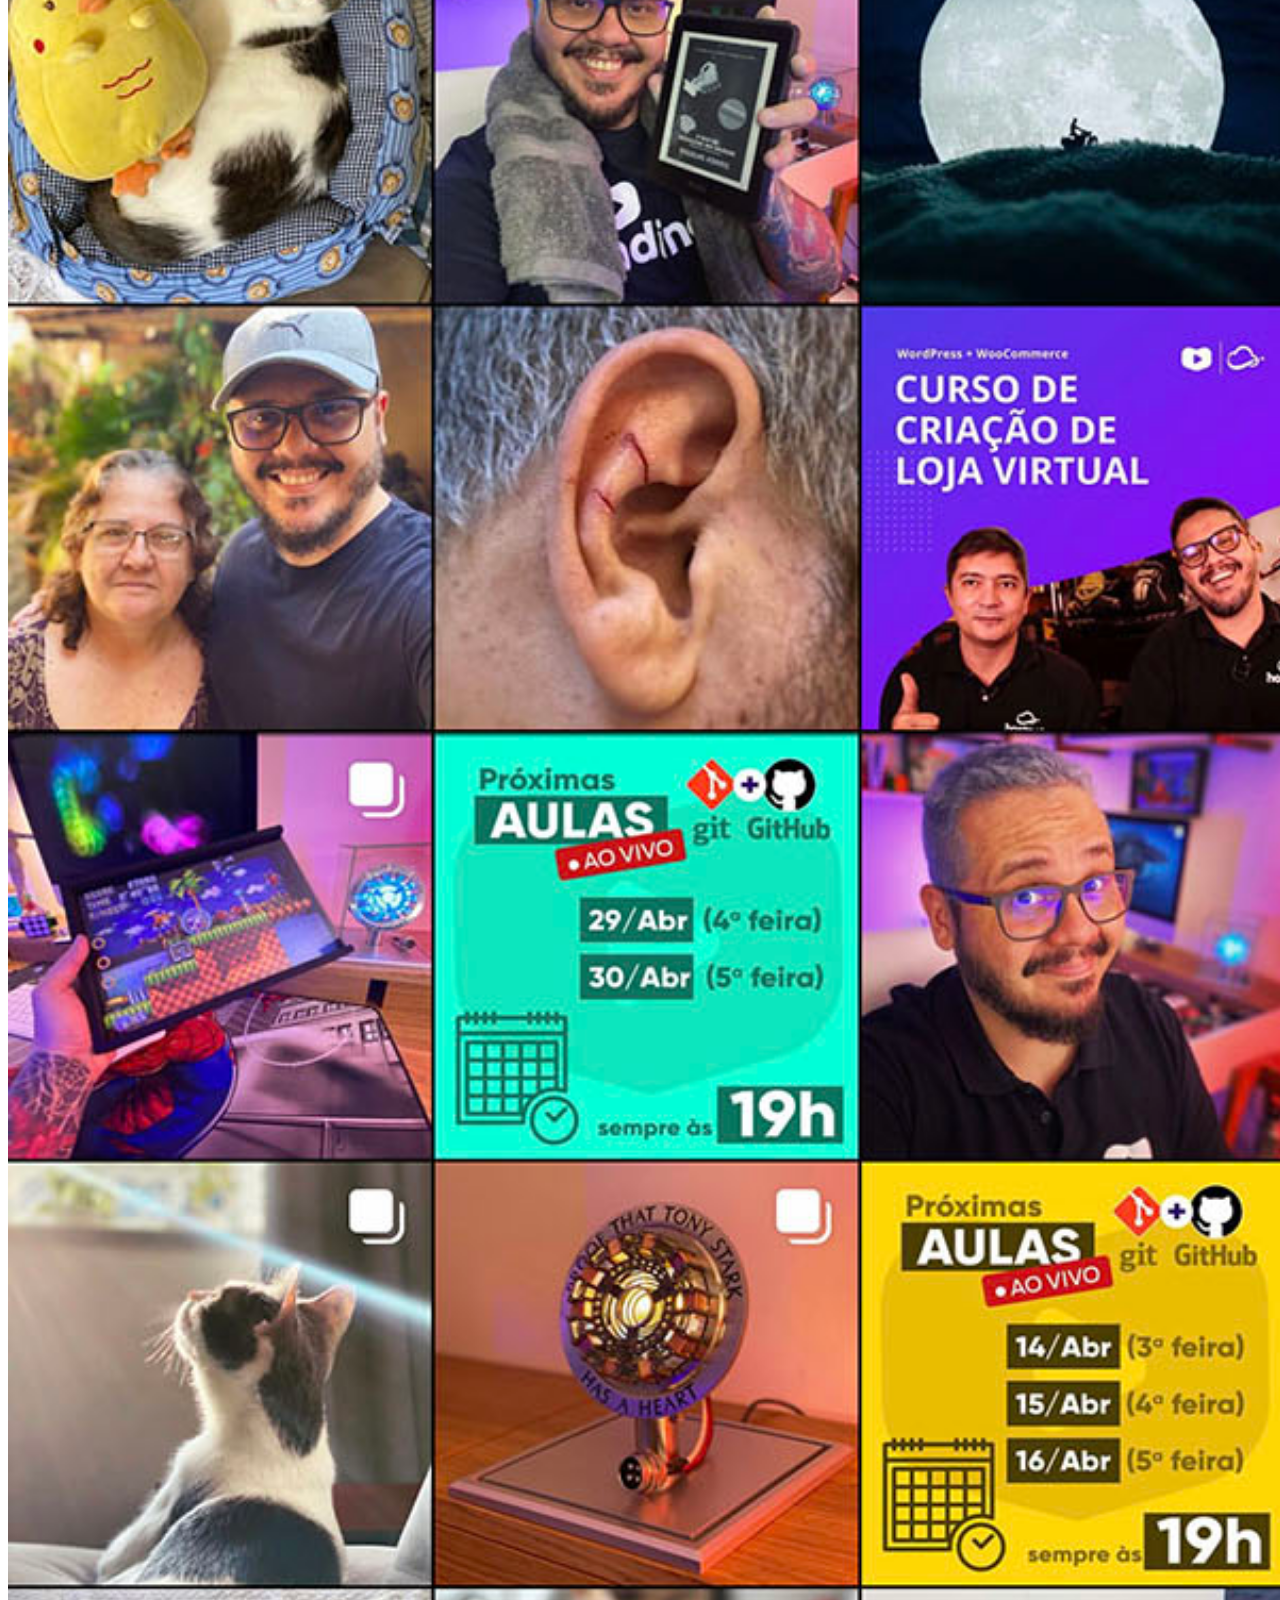
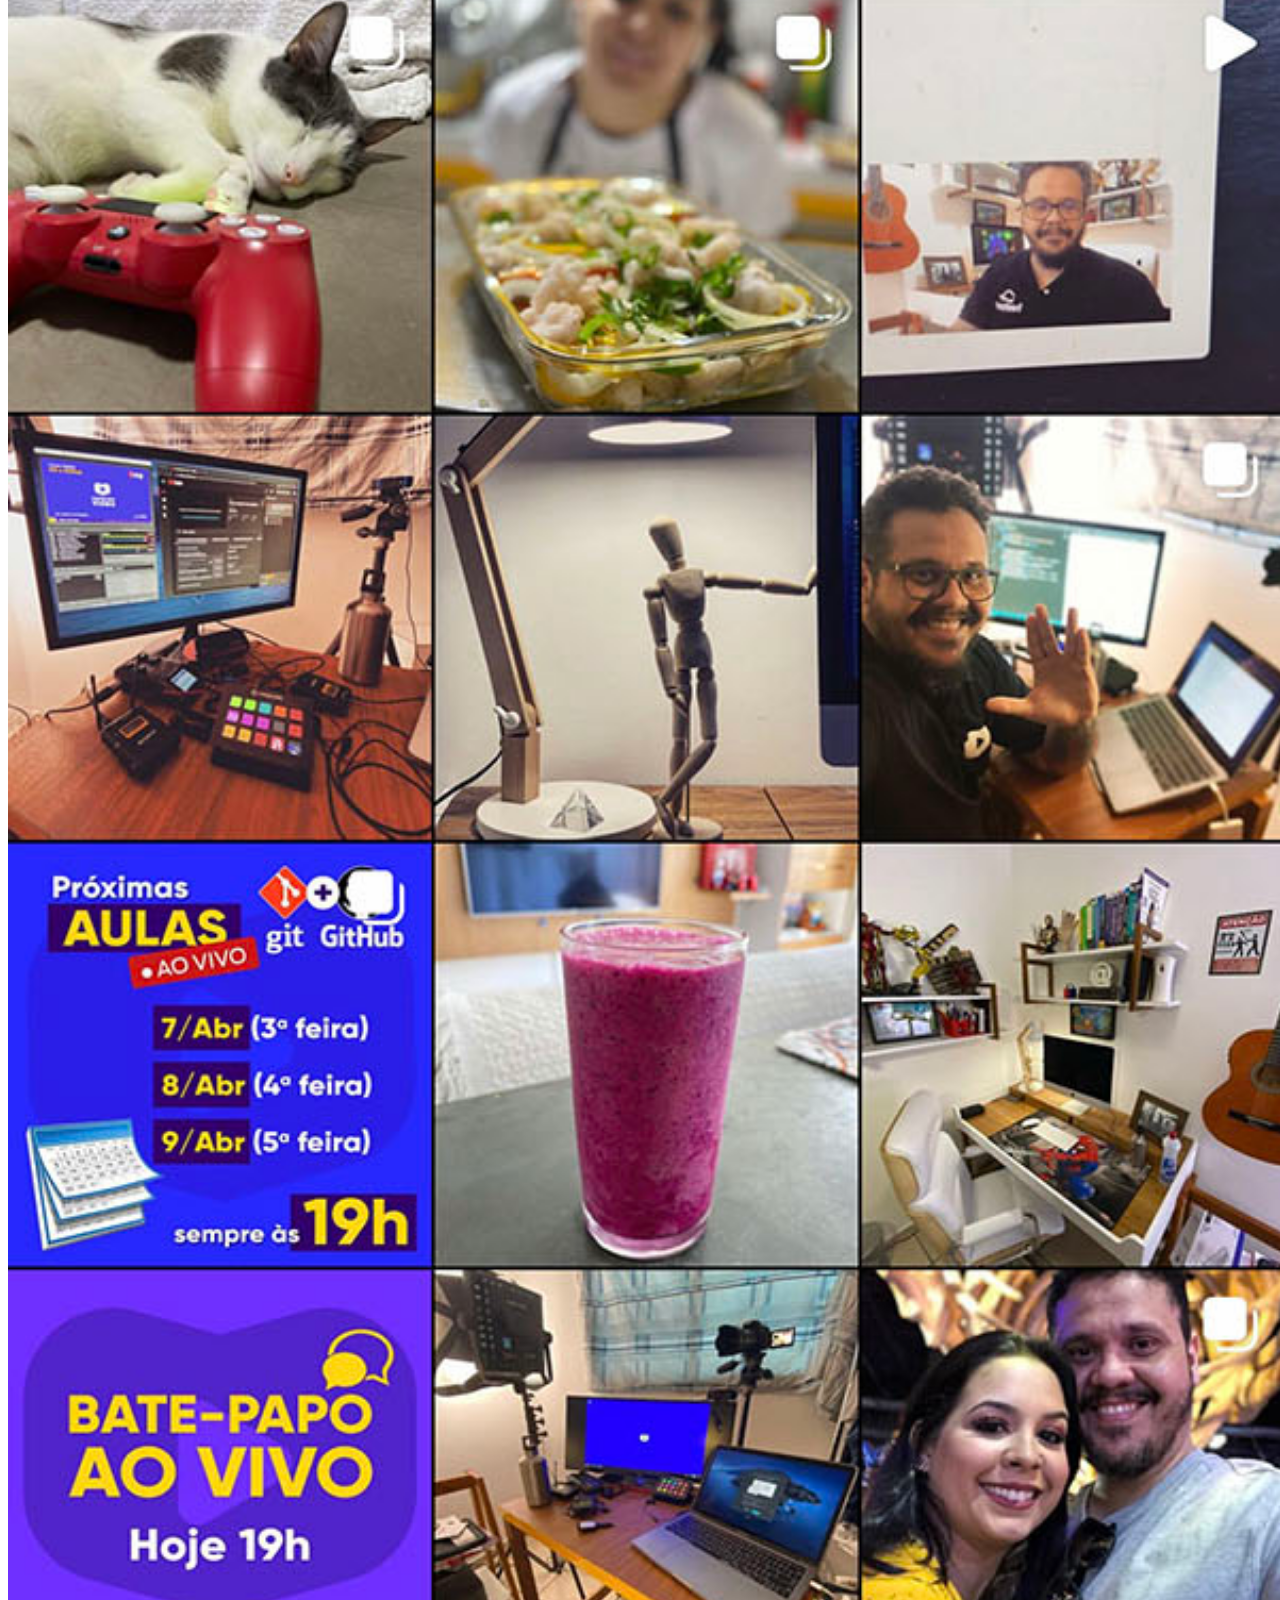
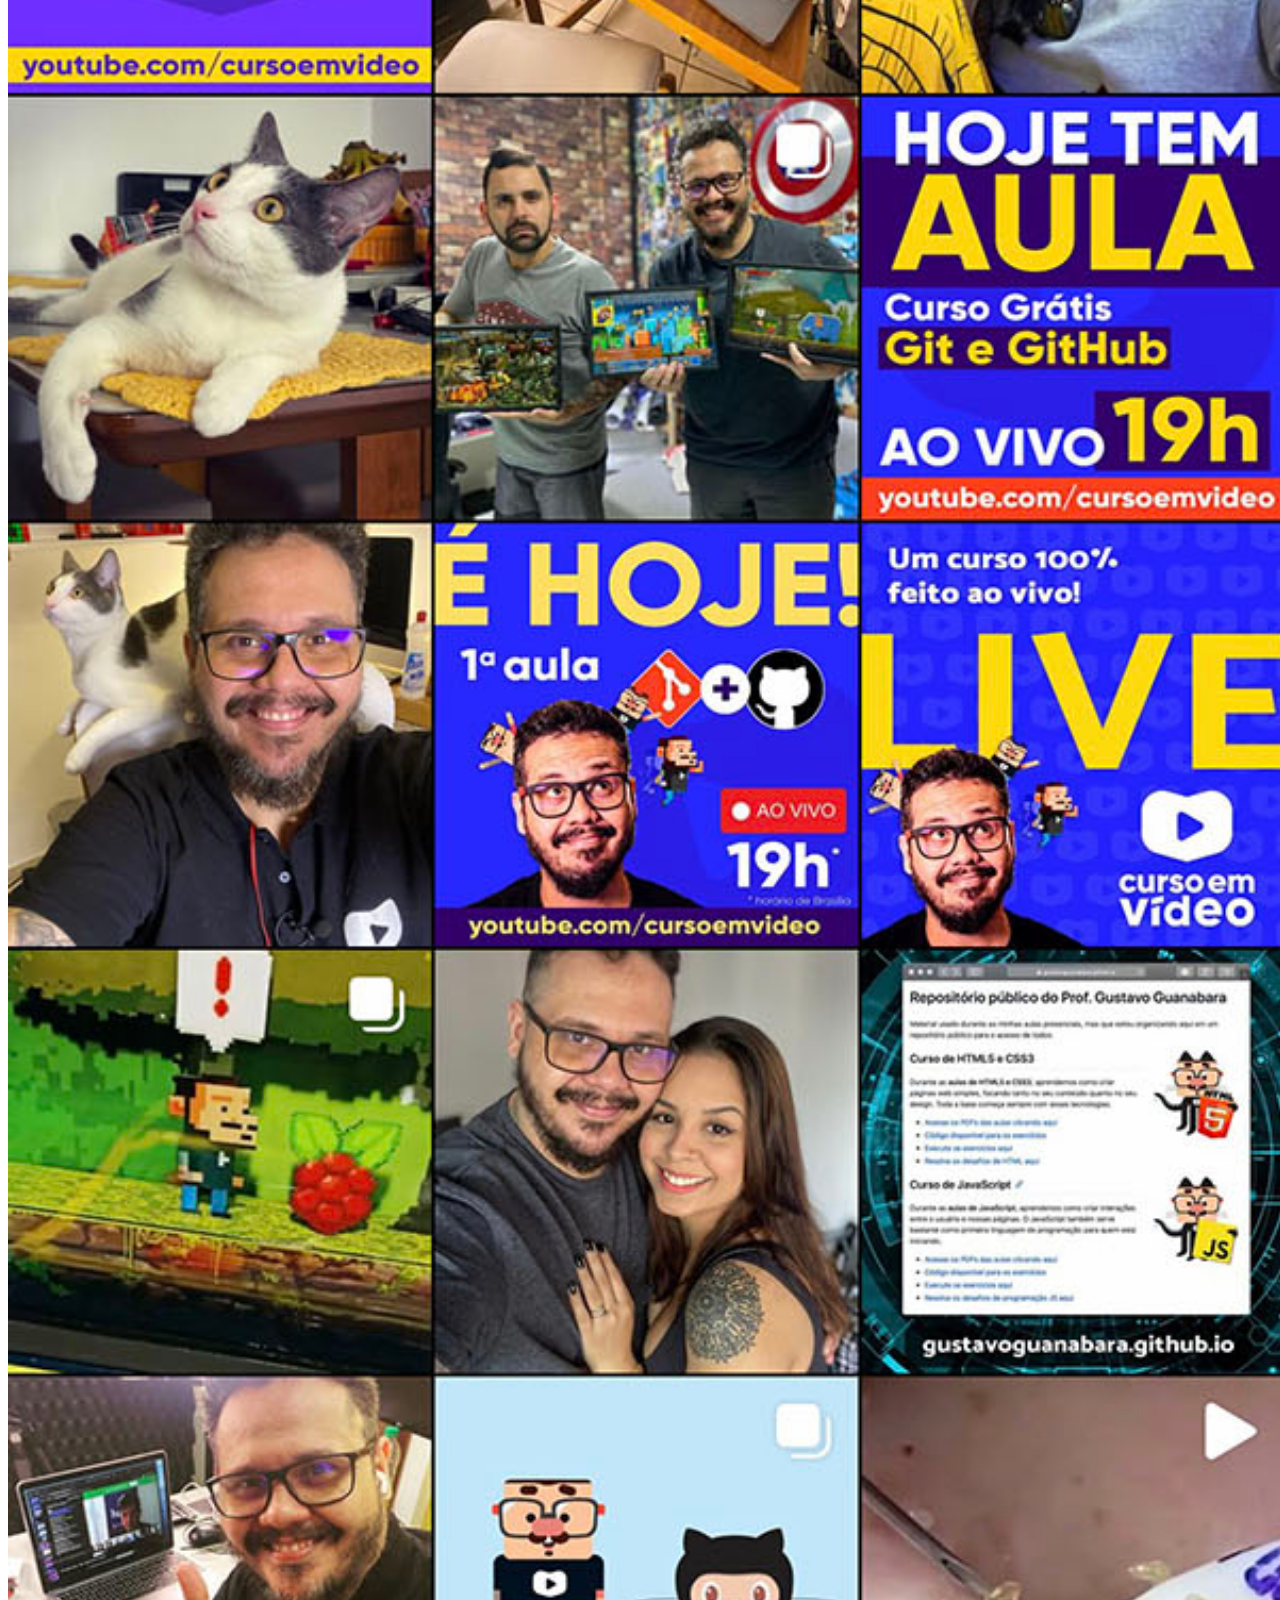
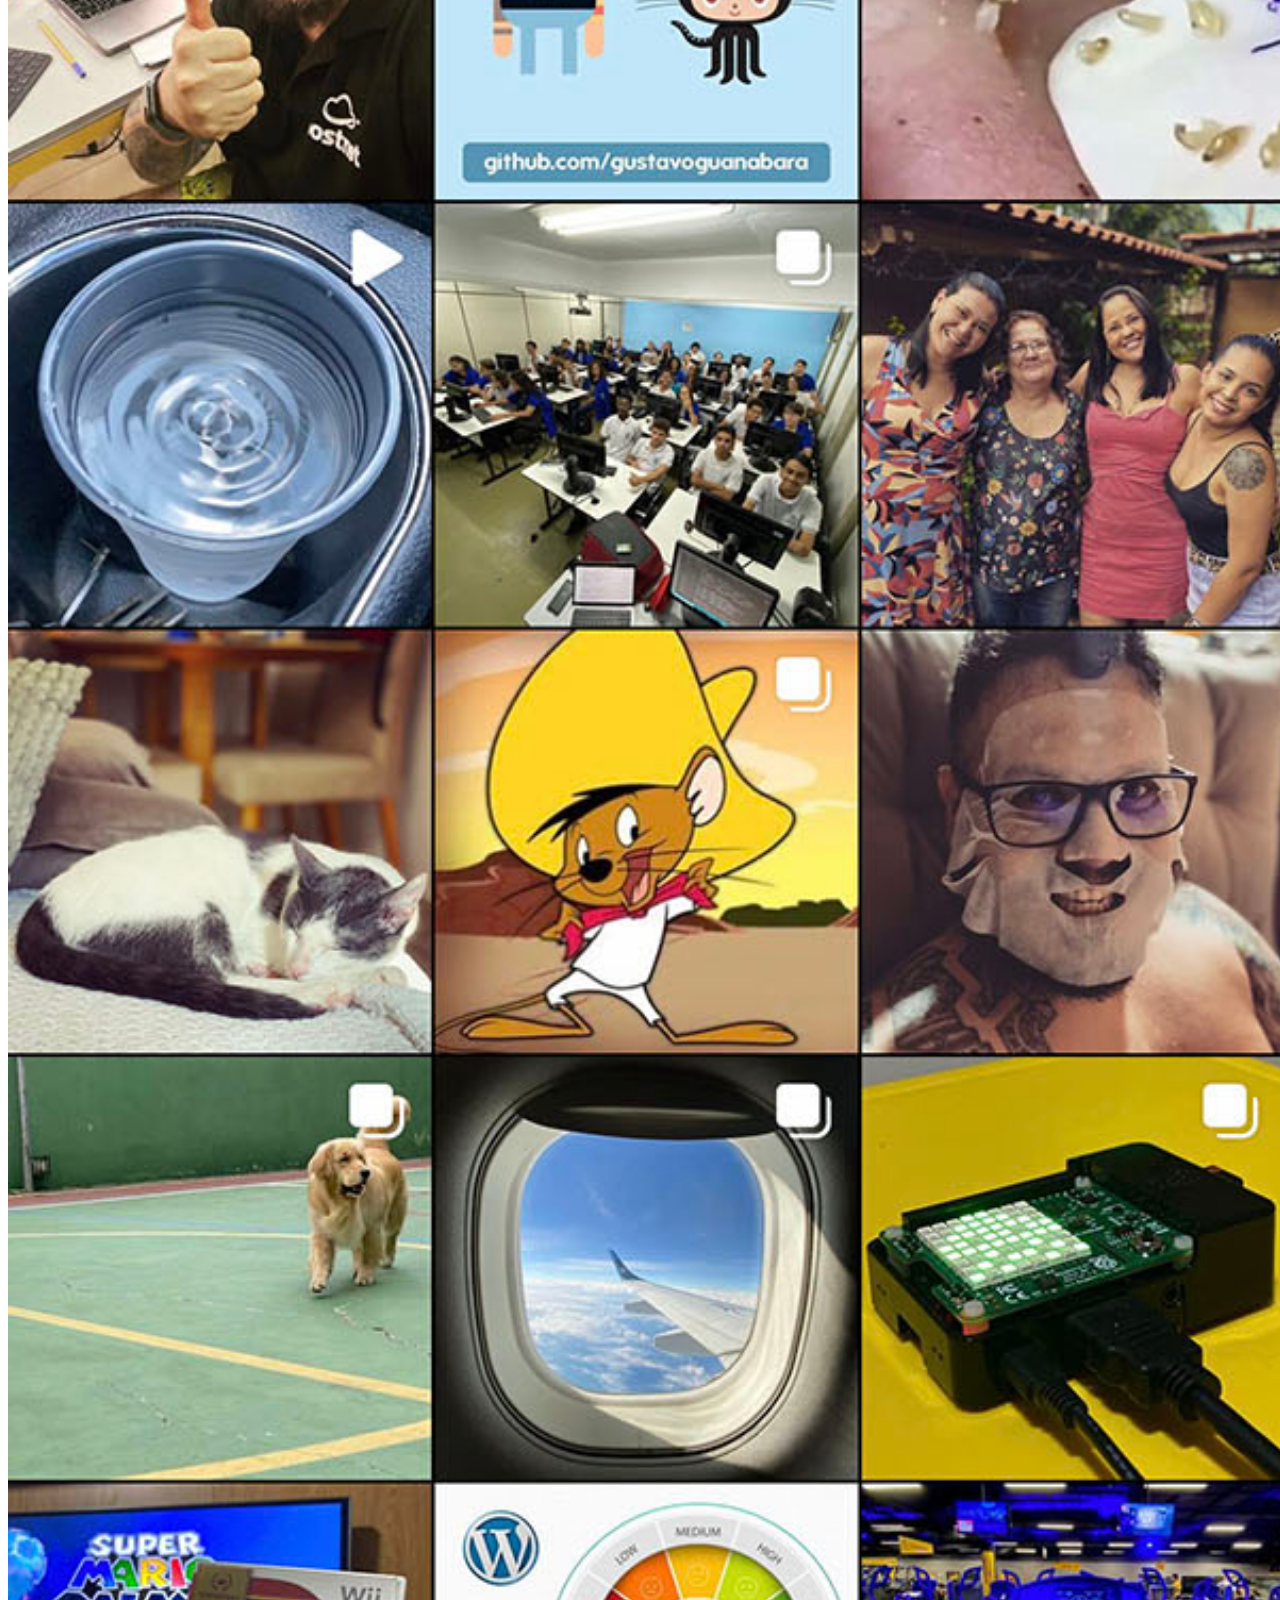
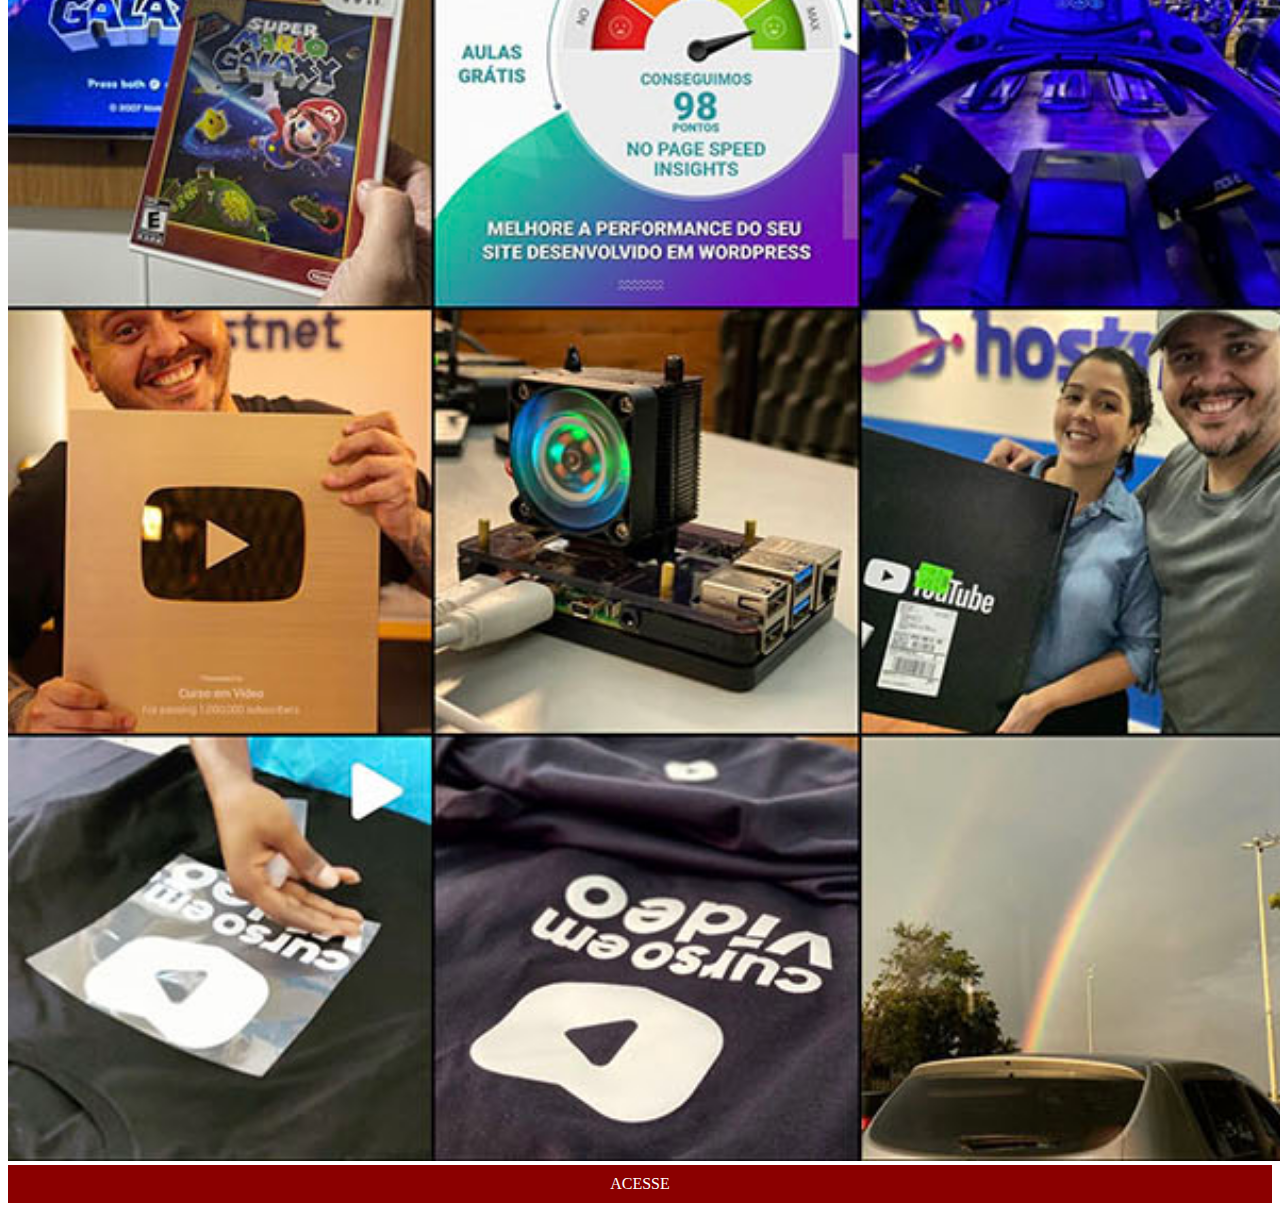
<file: instagram.html>
<!DOCTYPE html>
<html lang="pt-BR">
<head>
    <meta charset="UTF-8">
    <meta name="viewport" content="width=device-width, initial-scale=1.0">
    <title>Document</title>
    <style>
        ::-webkit-scrollbar {
            width: 0px;
            height: 0px;
        }
        img {
            width: 101%;
            height: 100%;
            margin: 0px;
        }
        p {
            background-color: darkred;
            color: white;
            padding: 10px 5px;
            margin: 0px;
            text-align: center;
        }
    </style>
</head>
<body>
    <img src="pacote-d013/imagens/tela-instagram.jpg" alt="instagram"> 
    <p>ACESSE</p>
</body>
</html>
</file>
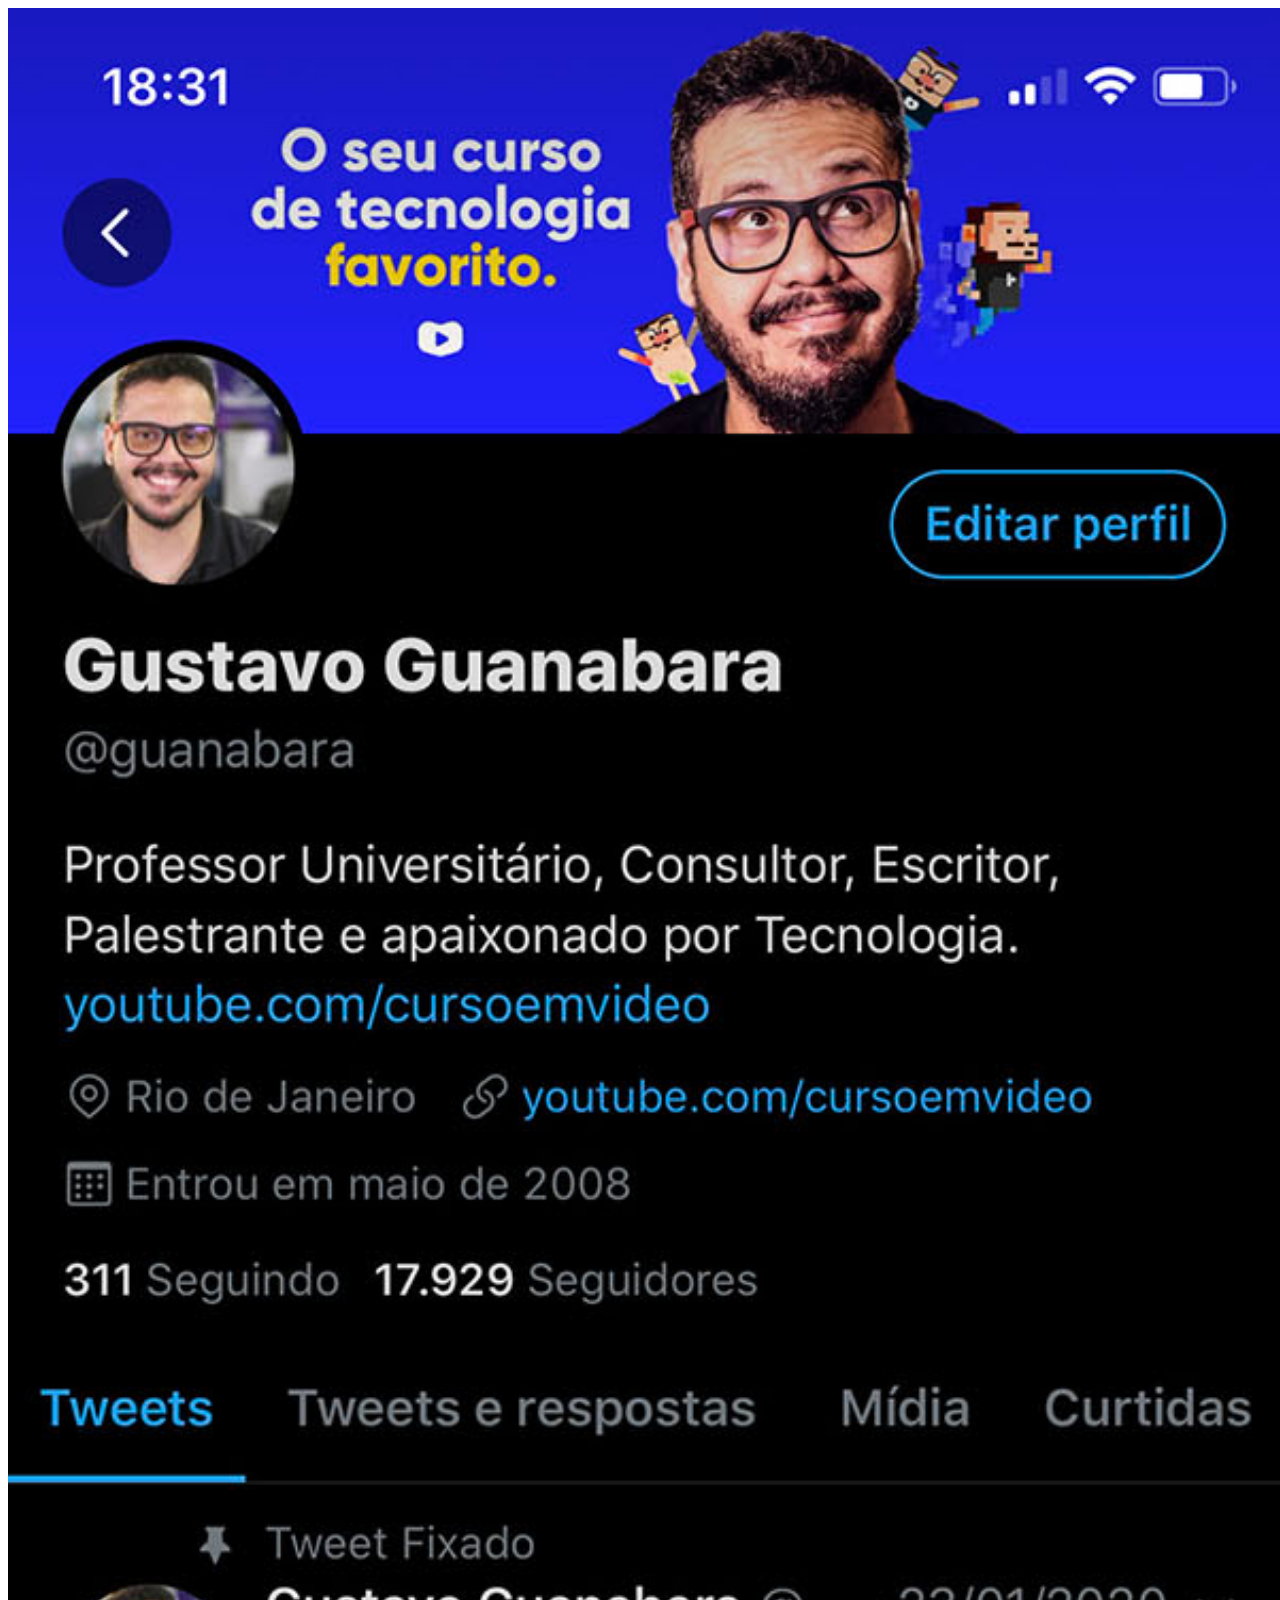
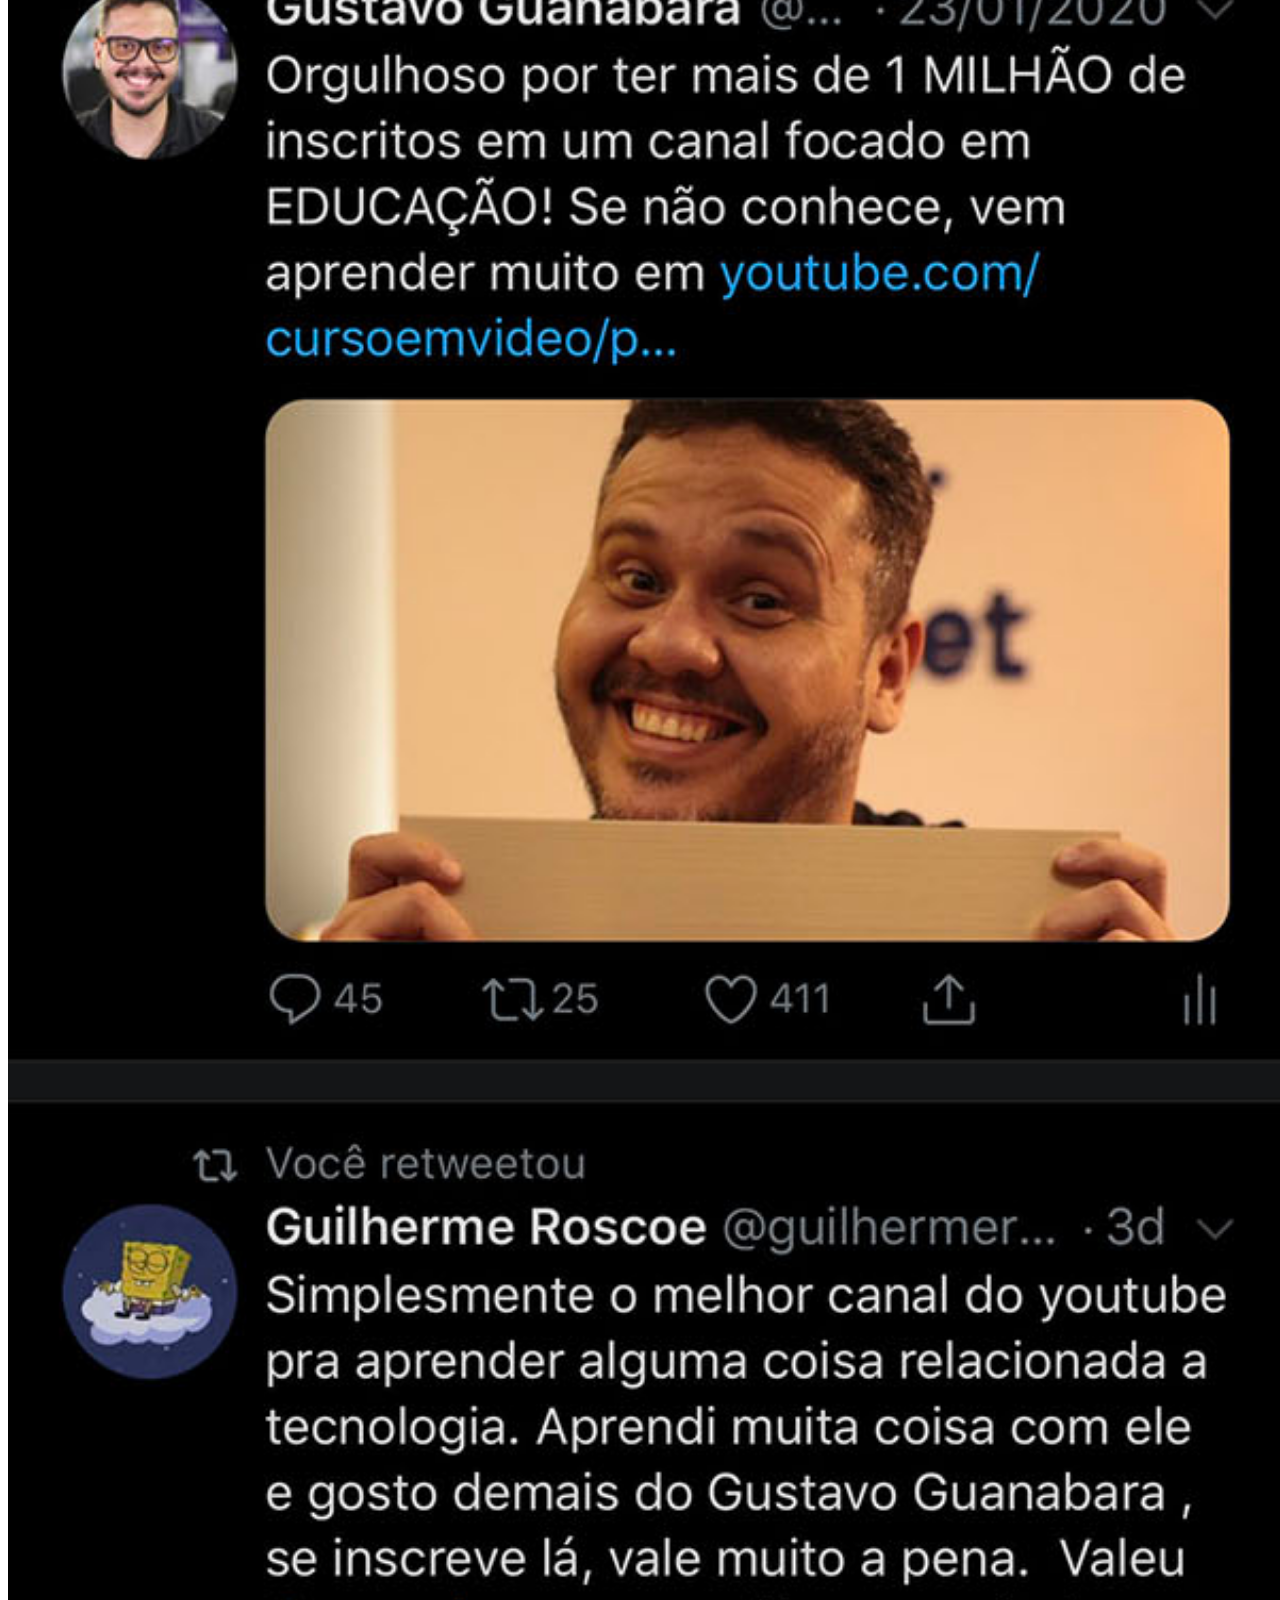
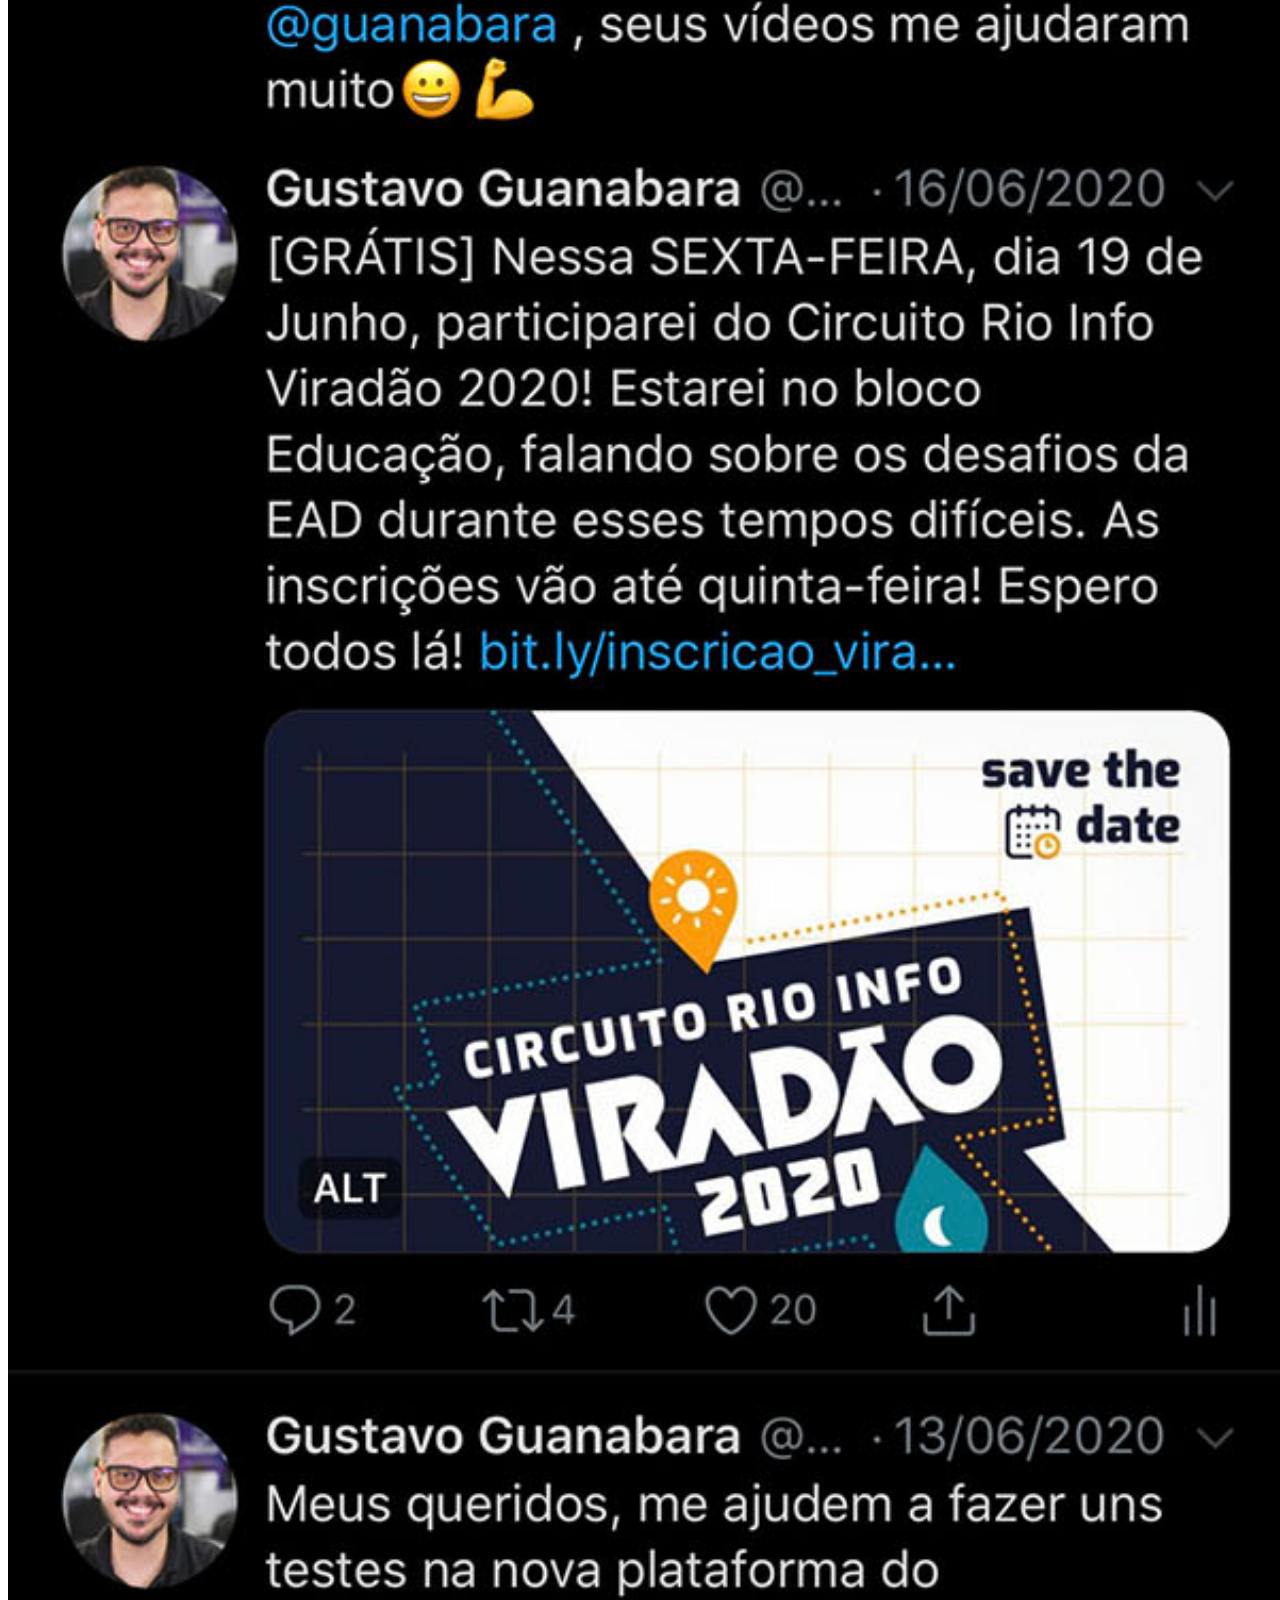
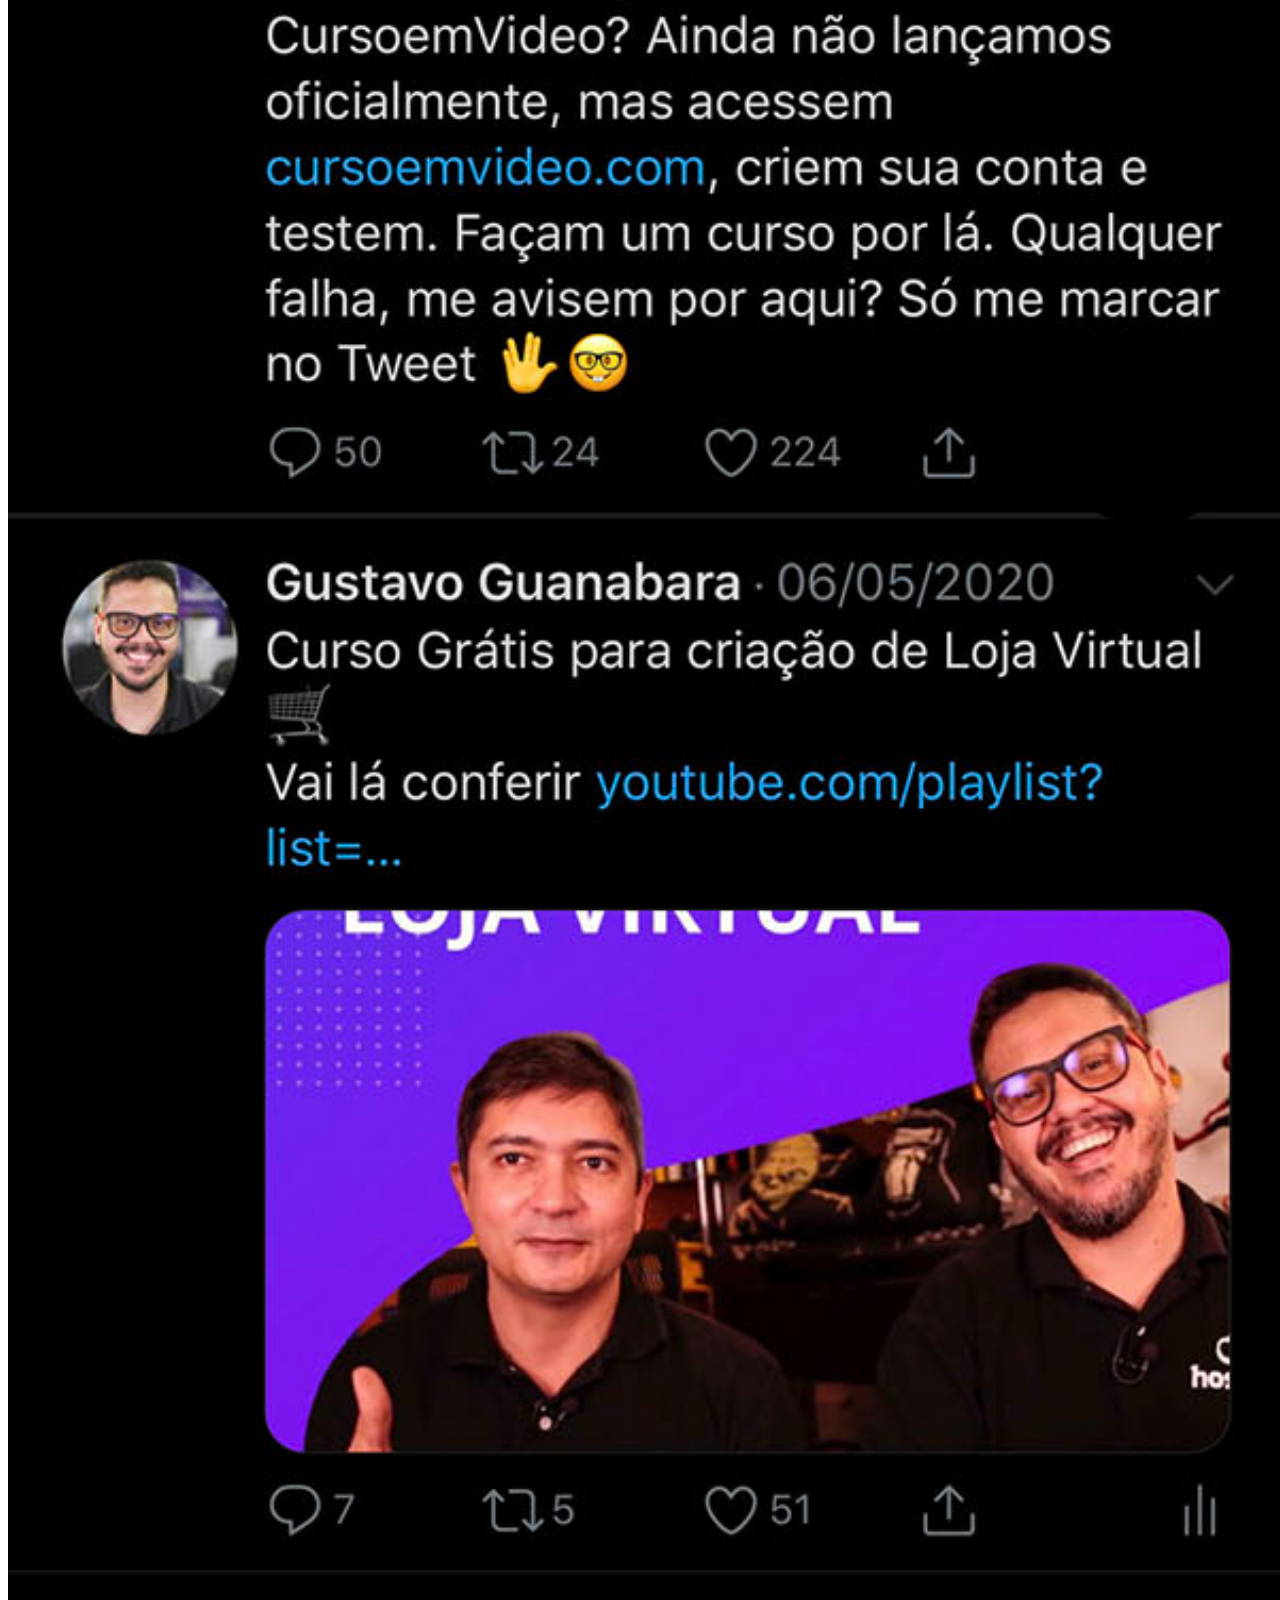
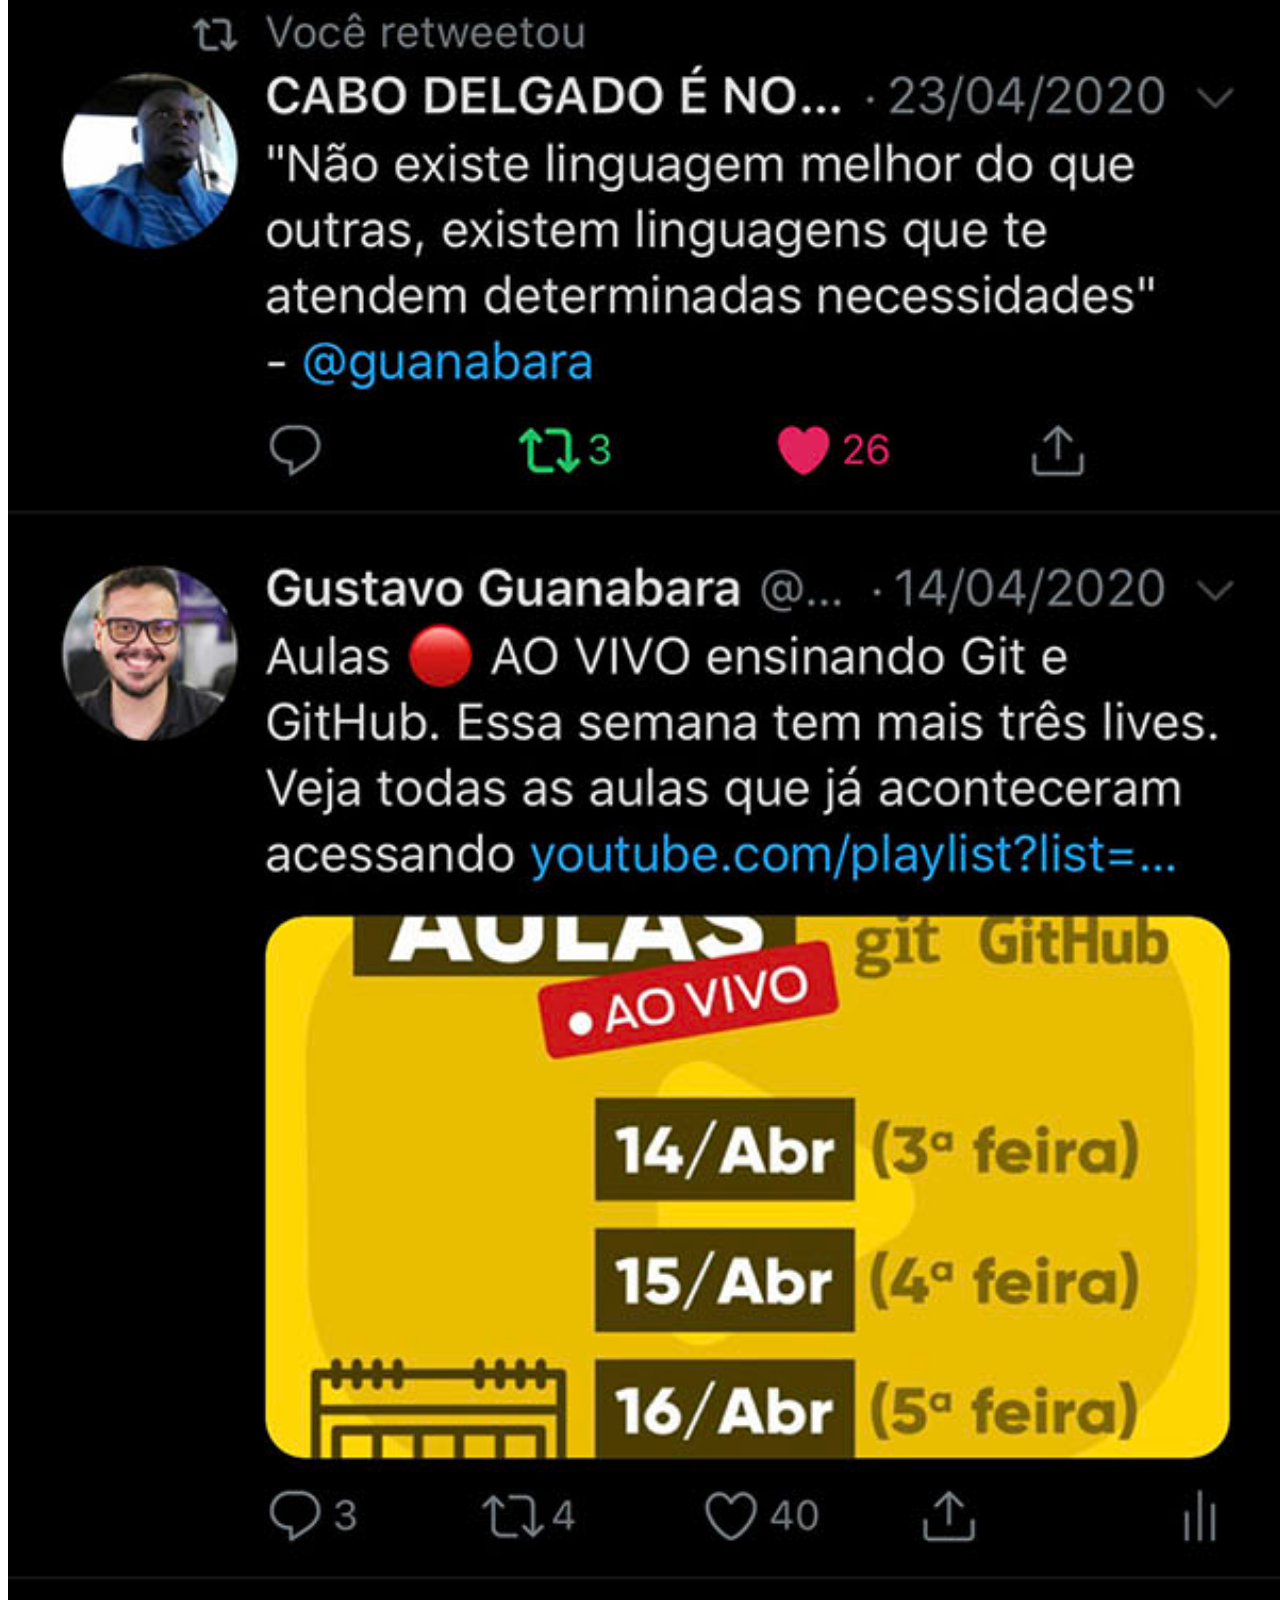
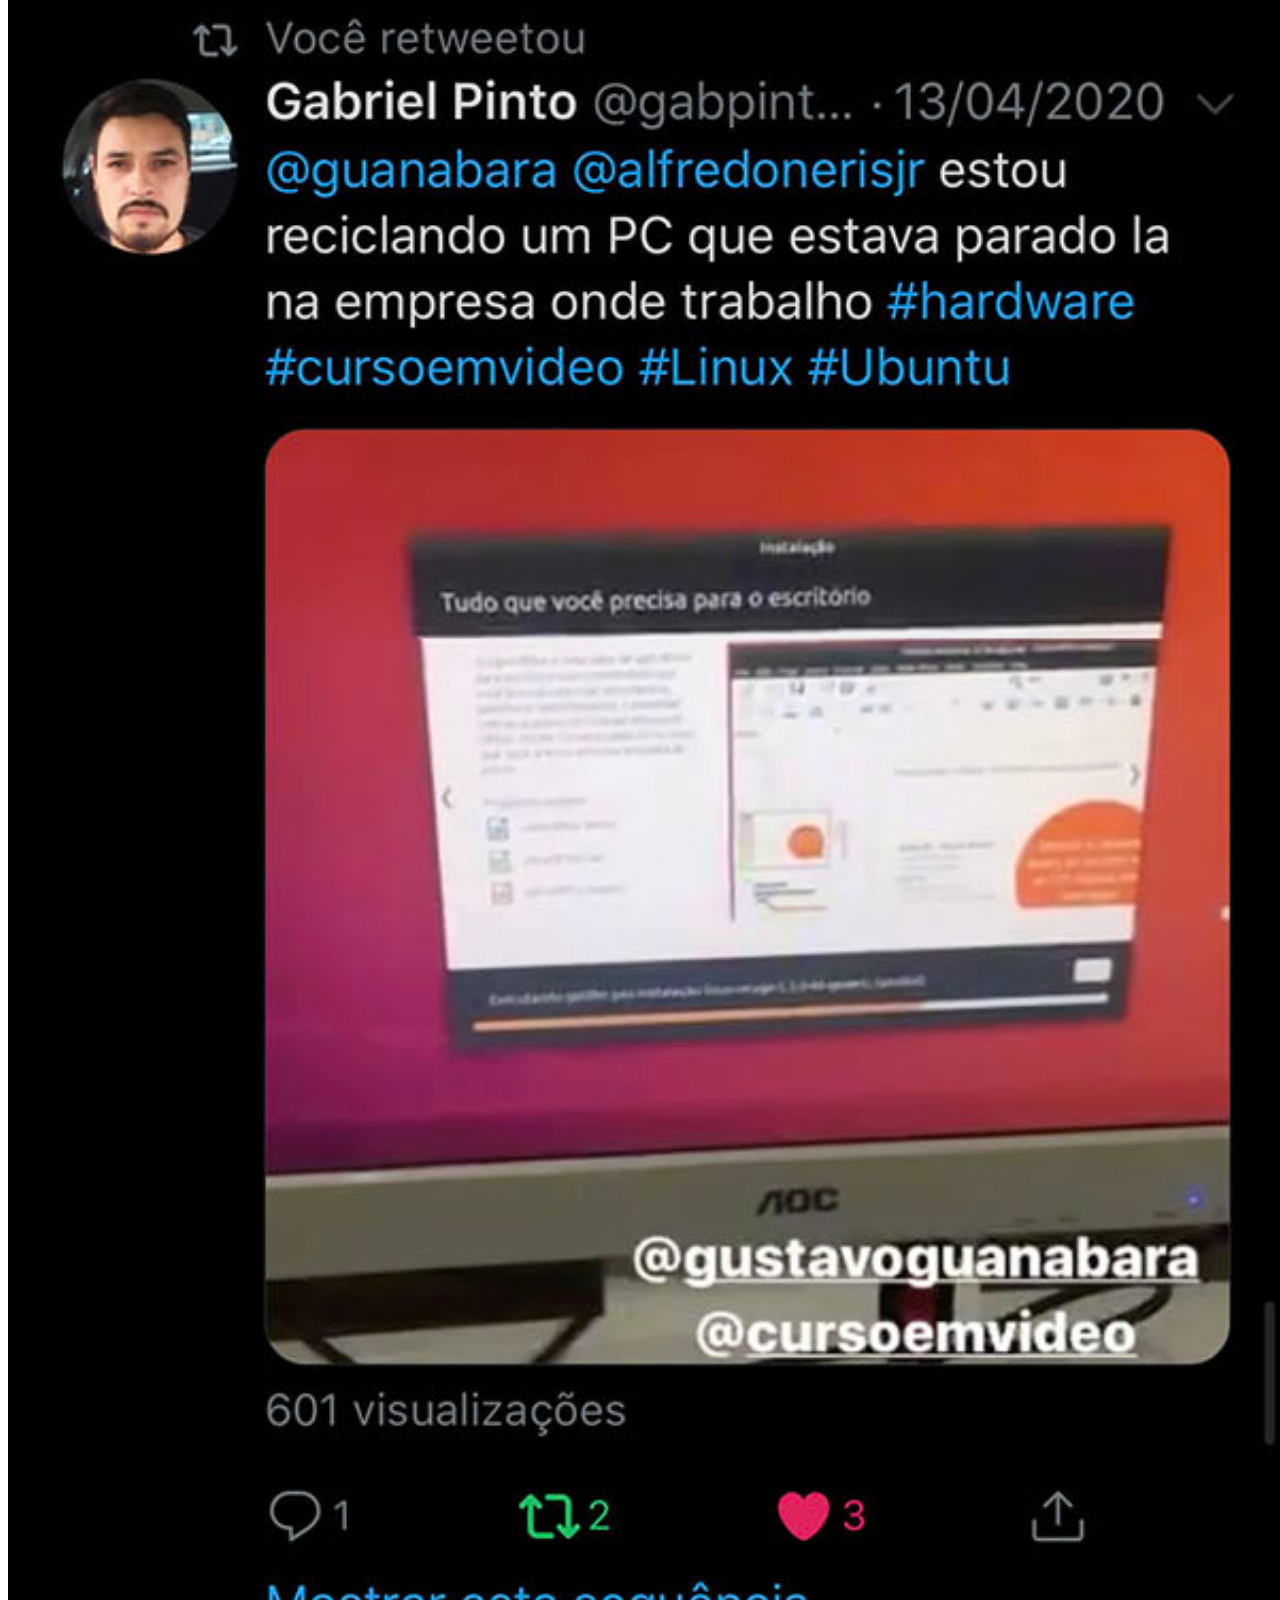
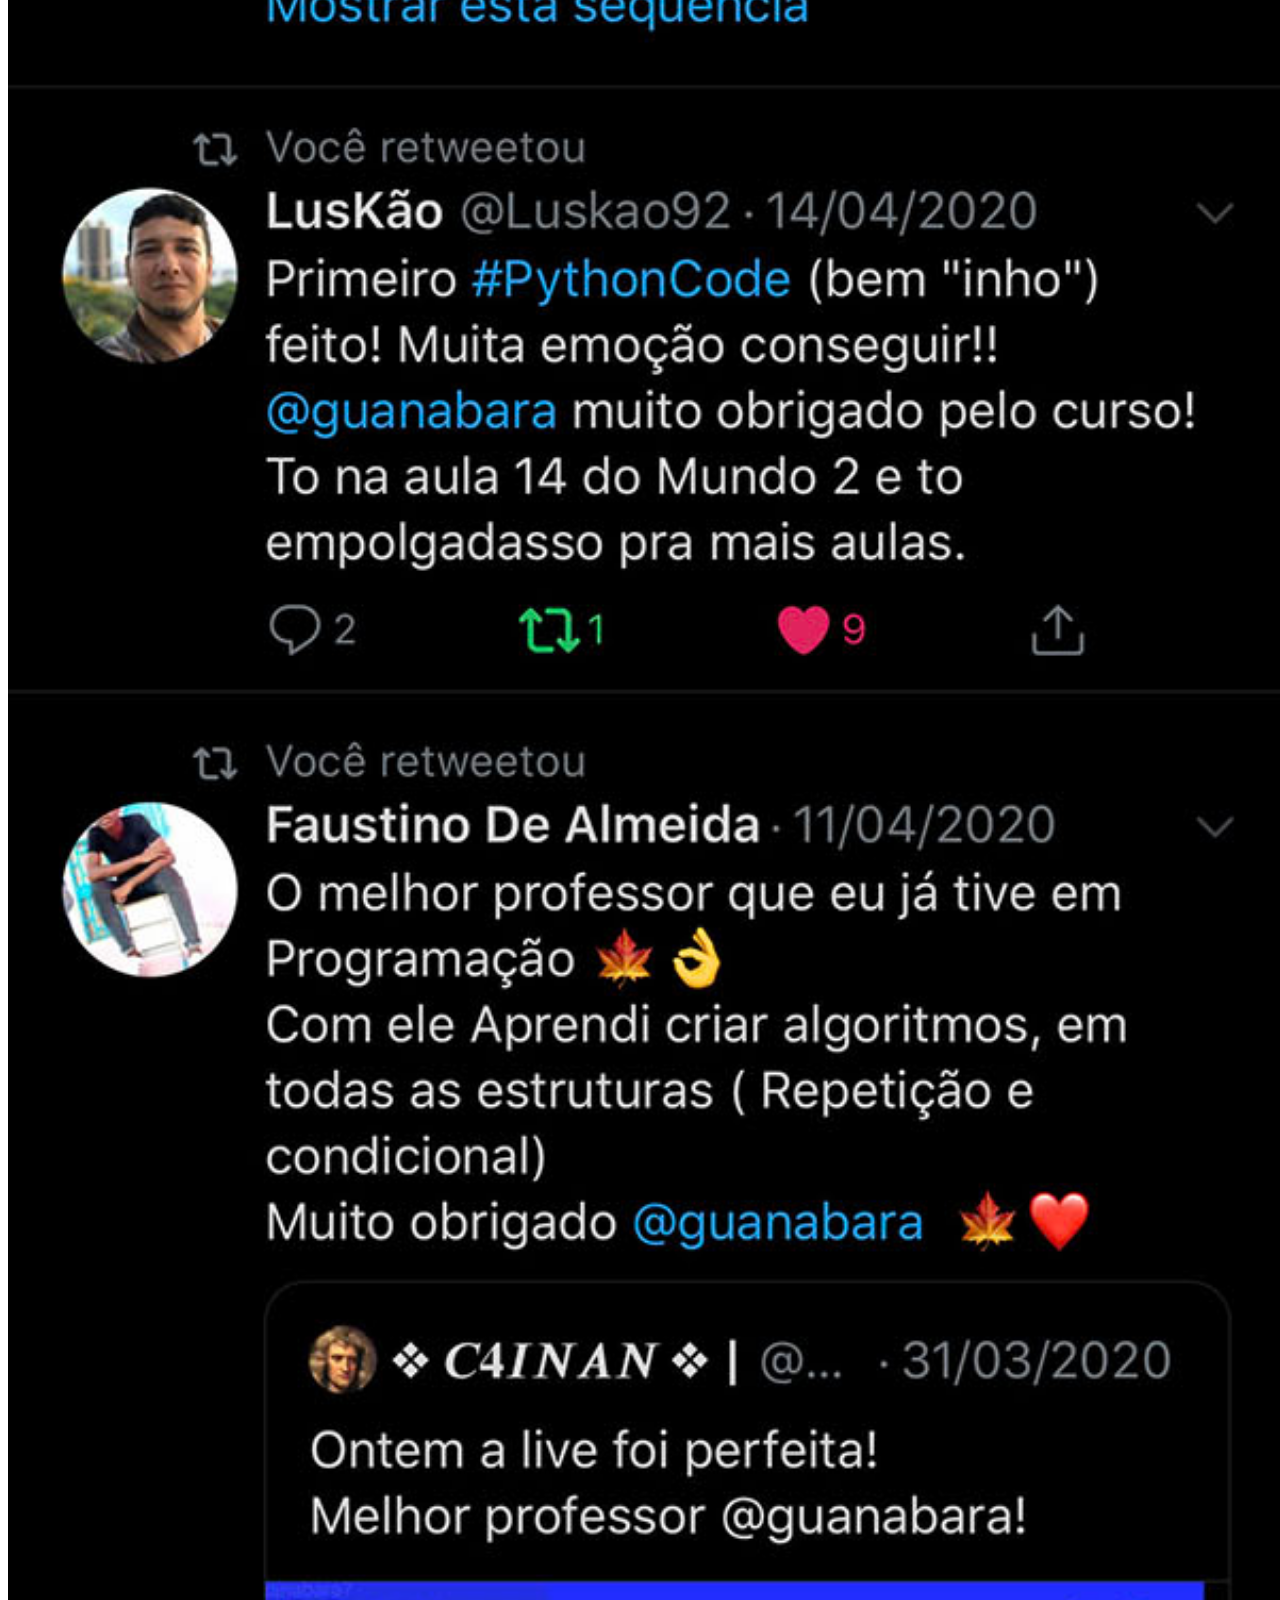
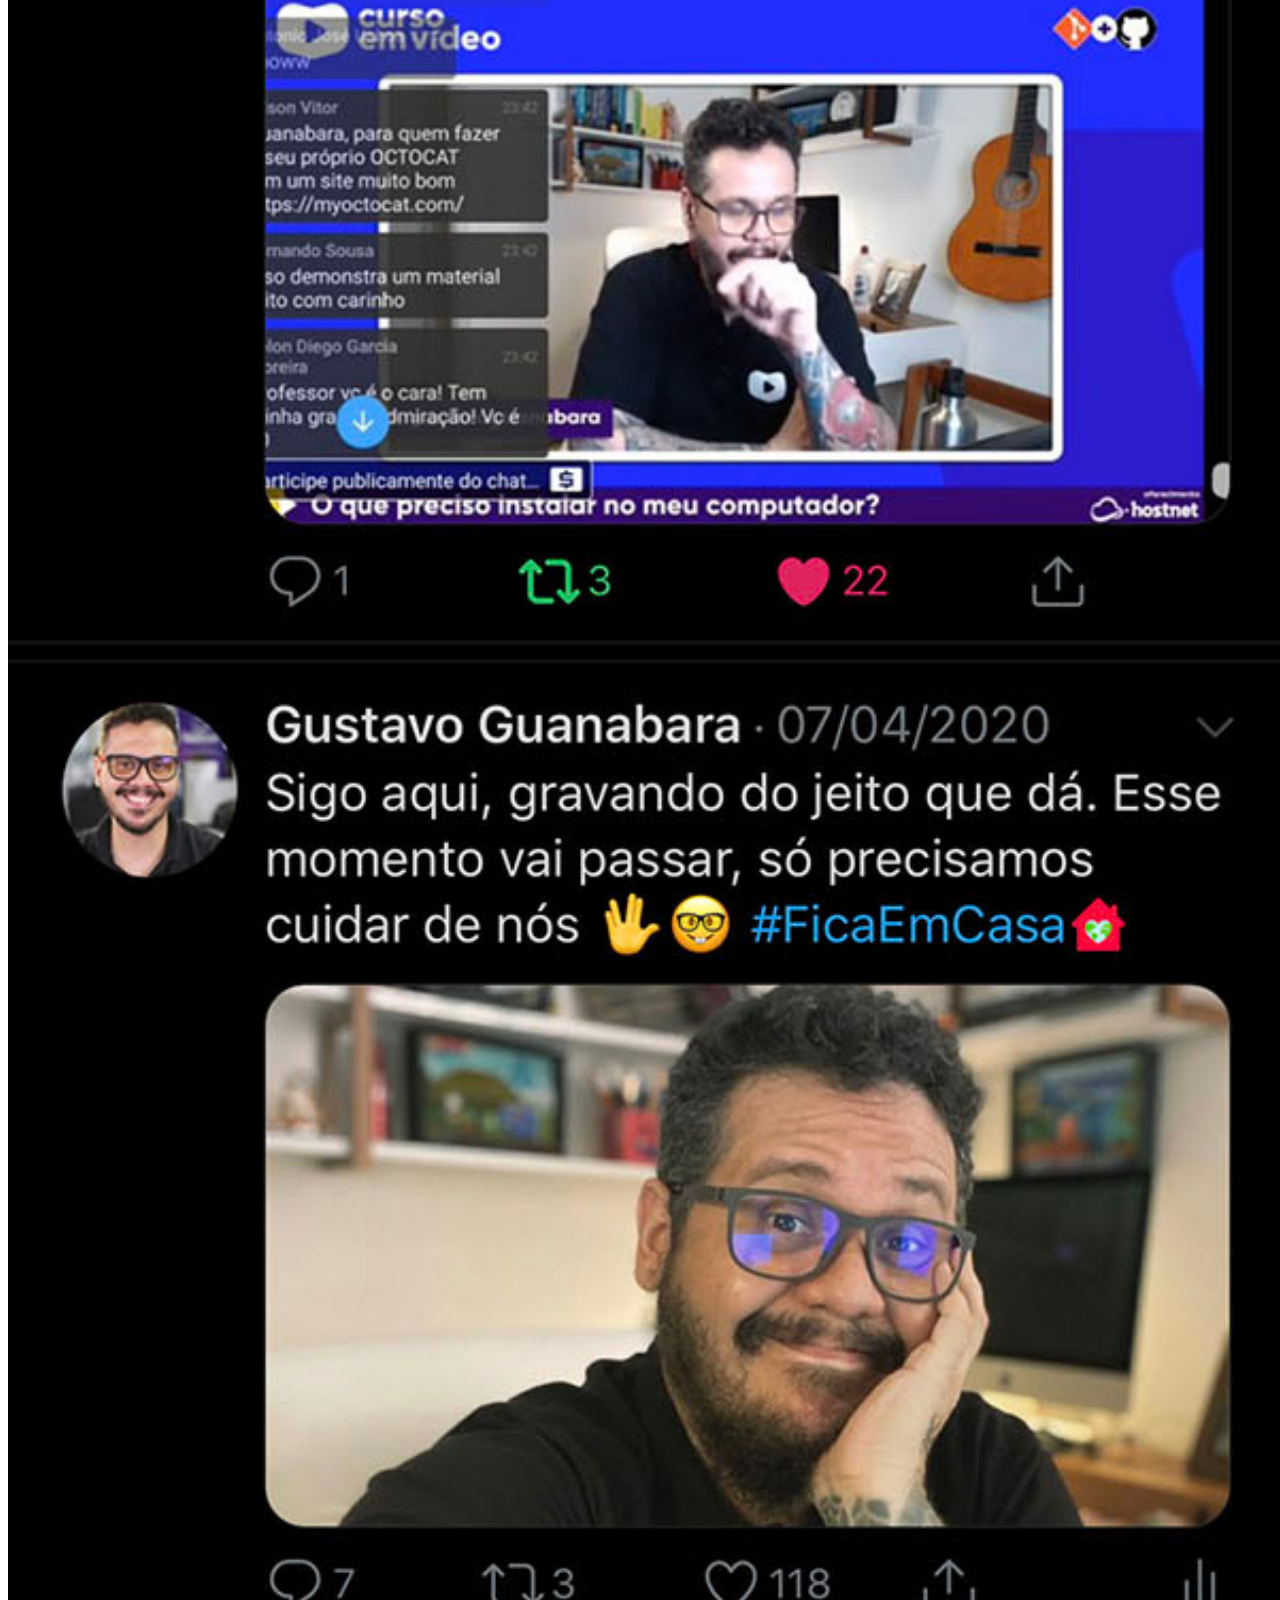
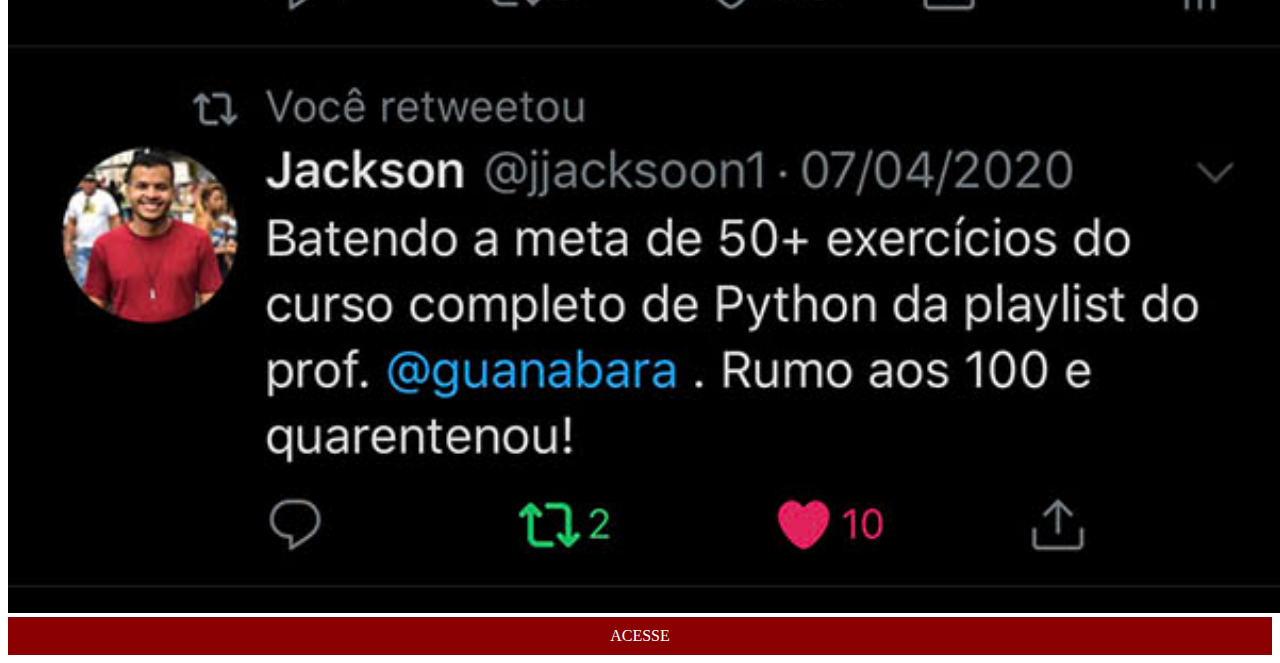
<file: twitter.html>
<!DOCTYPE html>
<html lang="pt-BR">
<head>
    <meta charset="UTF-8">
    <meta name="viewport" content="width=device-width, initial-scale=1.0">
    <title>Document</title>
    <style>
        ::-webkit-scrollbar {
            width: 0px;
            height: 0px;
        }
        img {
            width: 101%;
            height: 100%;
        }
        p {
            background-color: darkred;
            color: white;
            padding: 10px;
            margin: 0px;
            text-align: center;
        }
    </style>
</head>
<body>
    <img src="pacote-d013/imagens/tela-twitter.jpg" alt="instagram"> 
    <p>ACESSE</p>
</body>
</html>
</file>
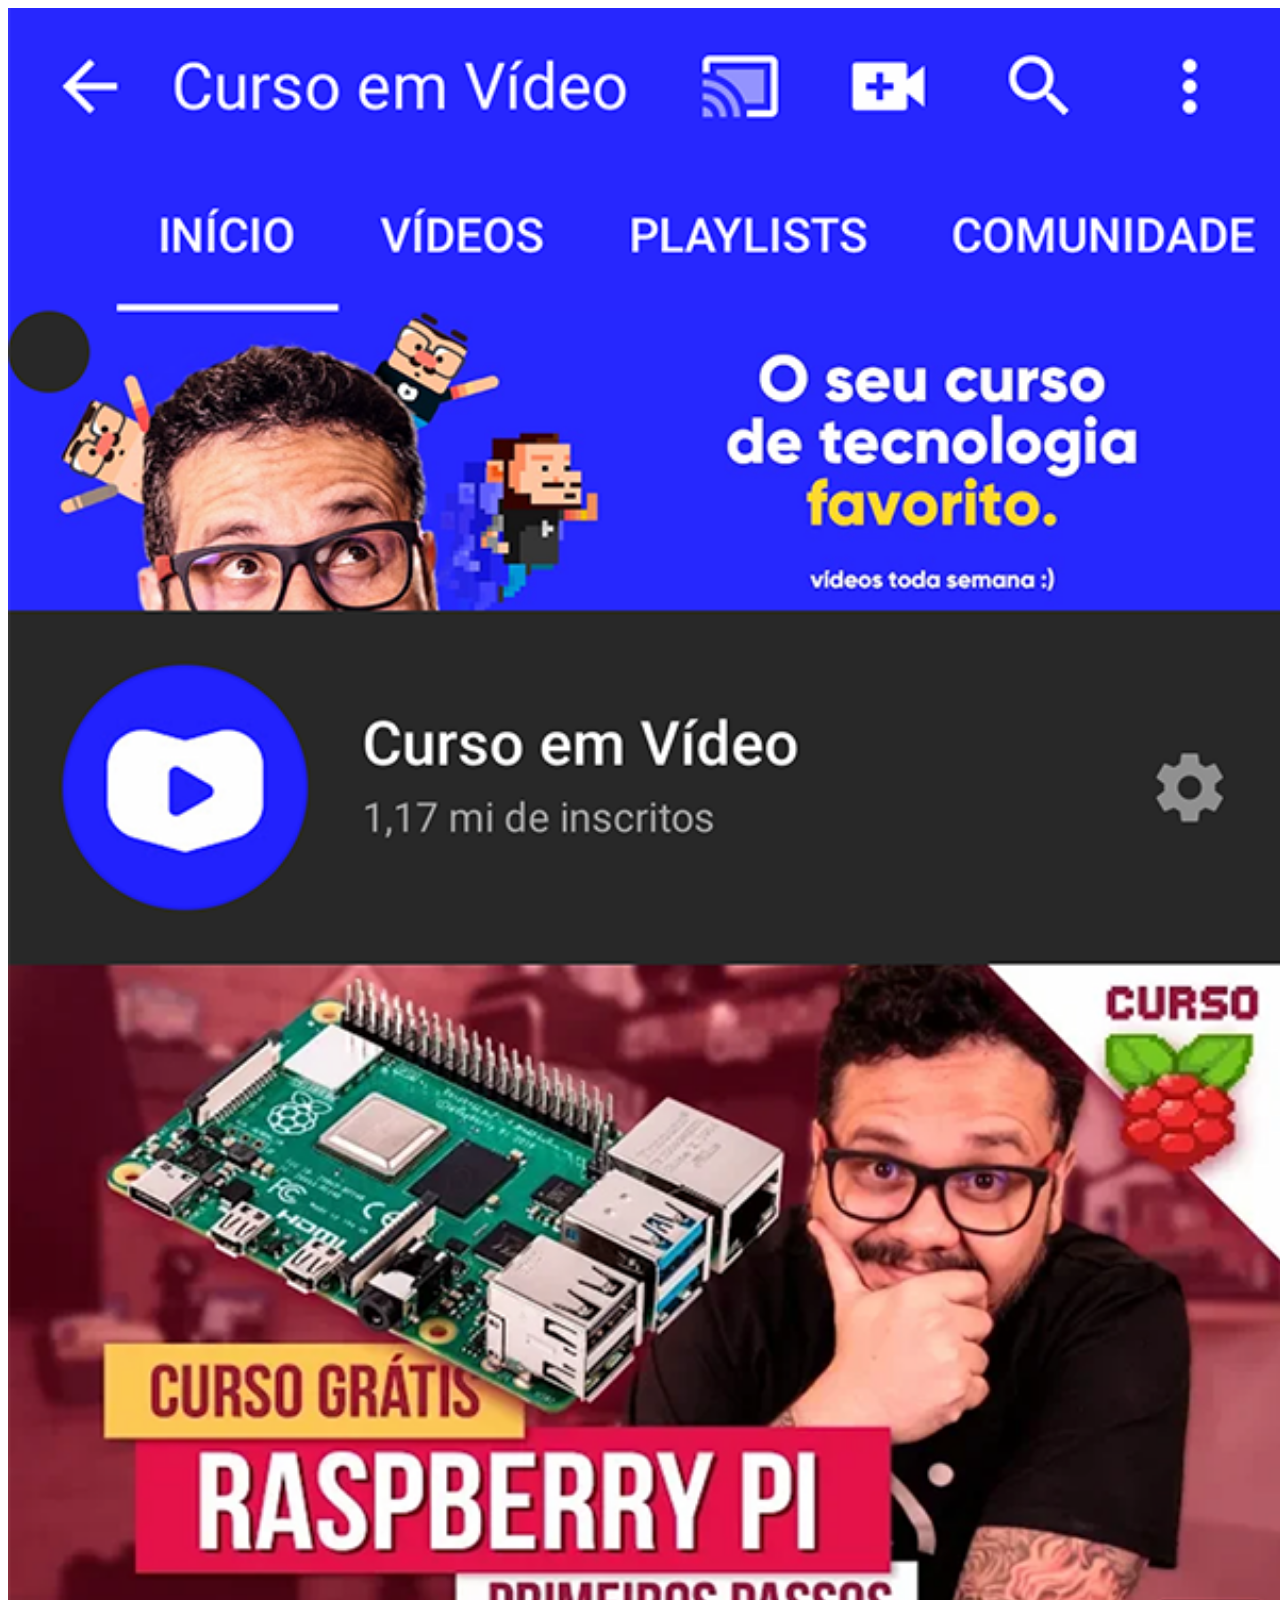
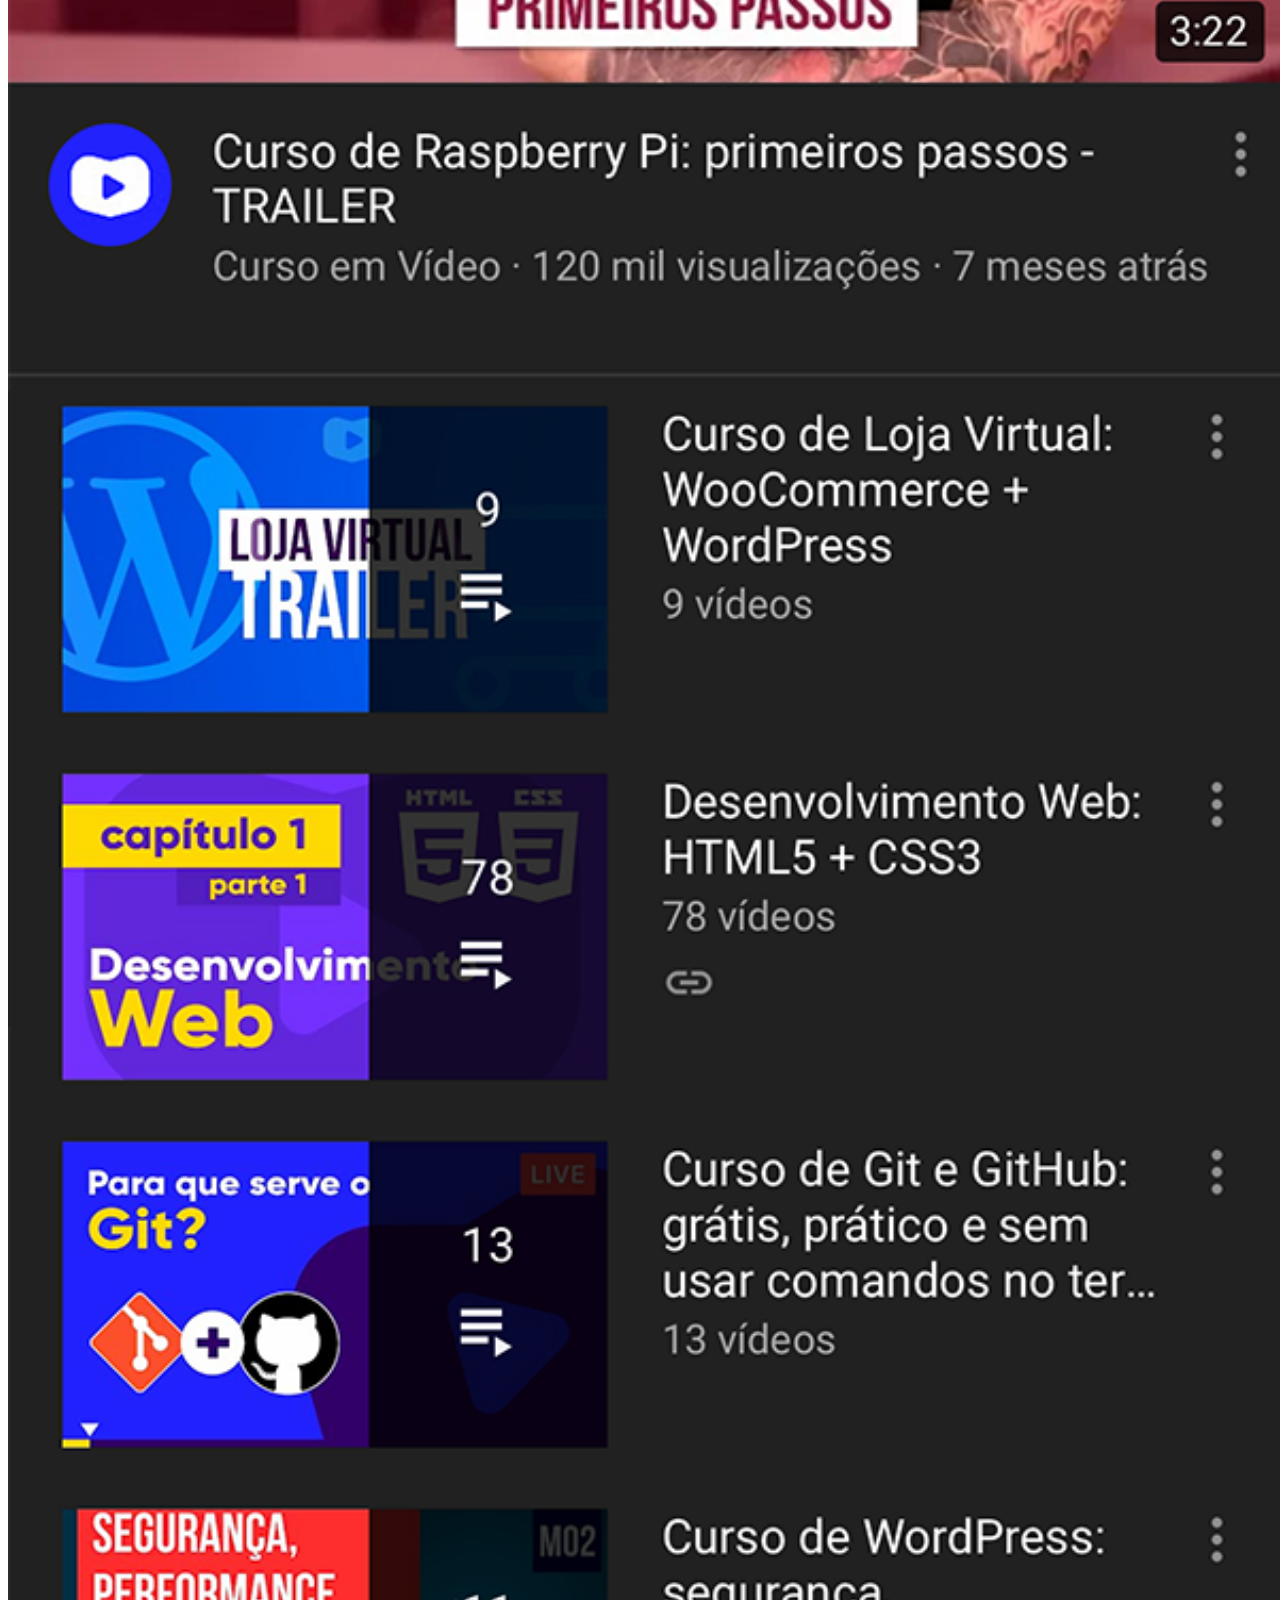
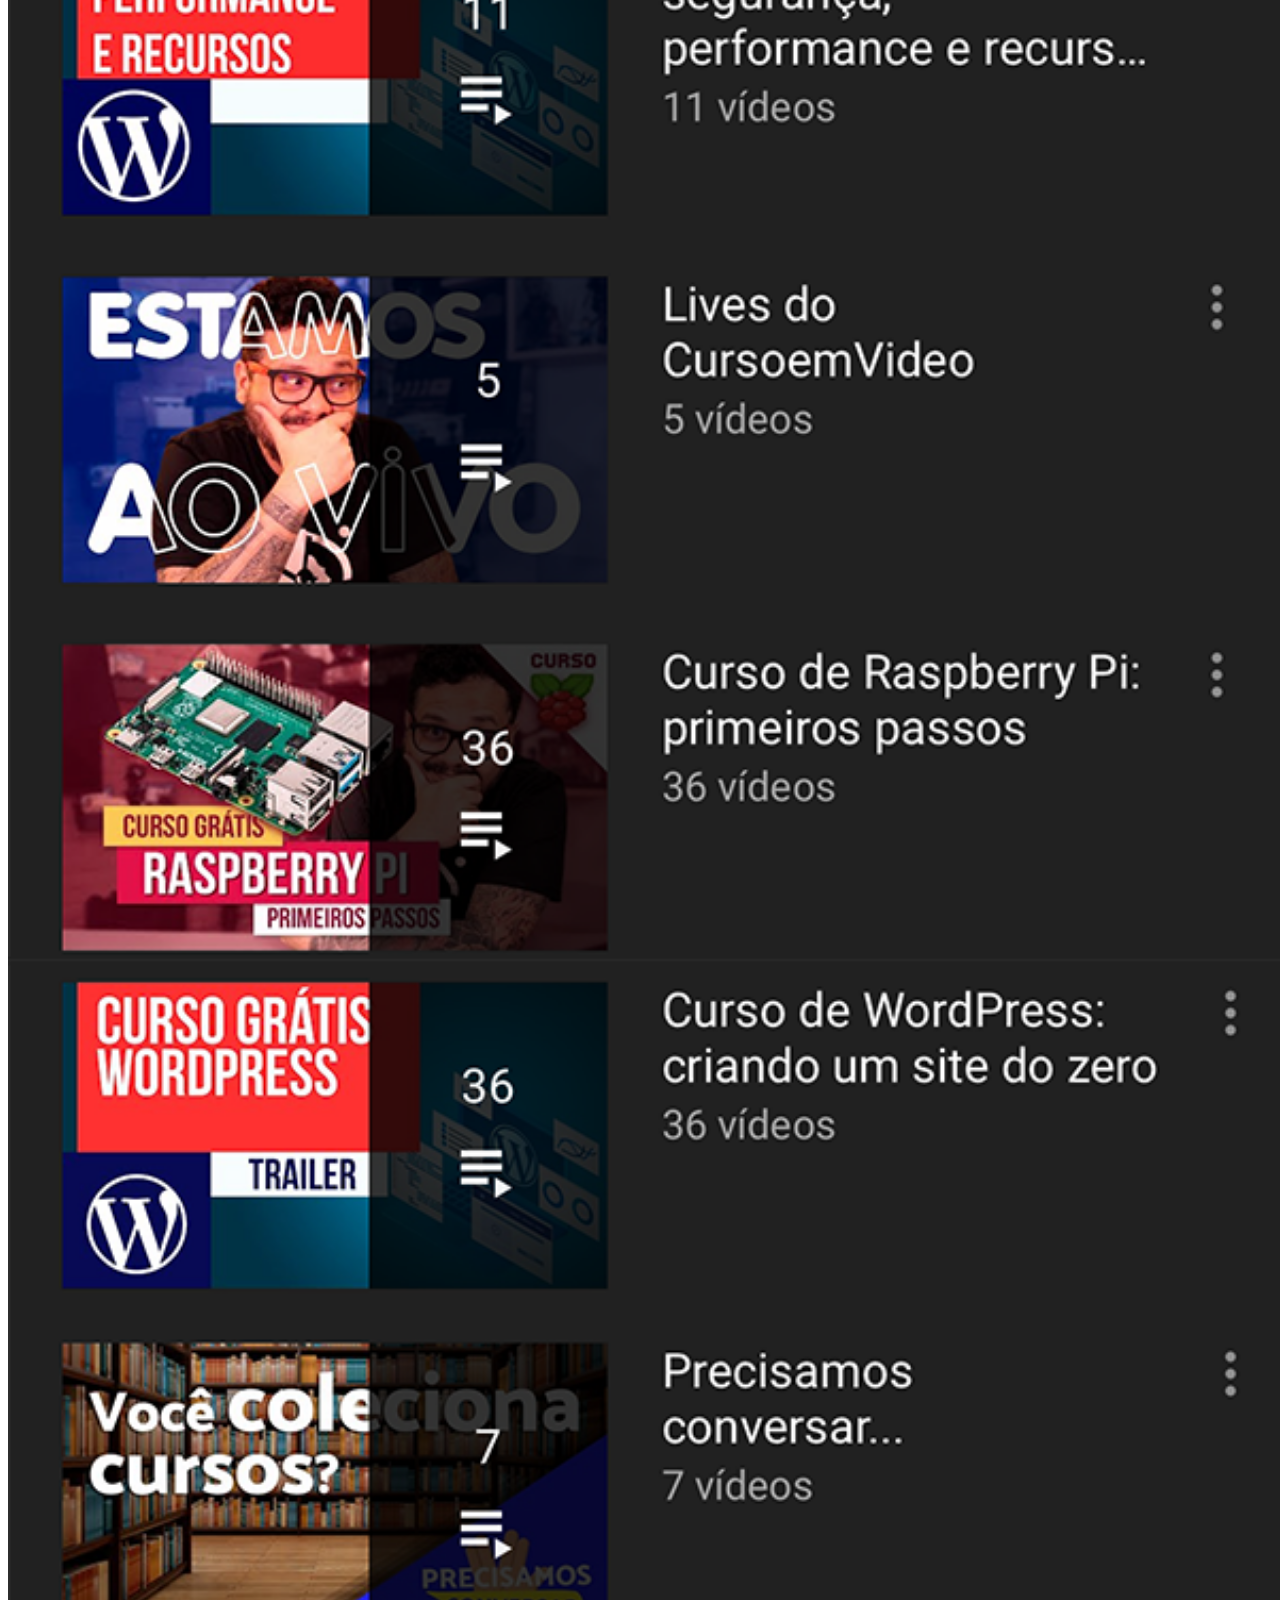
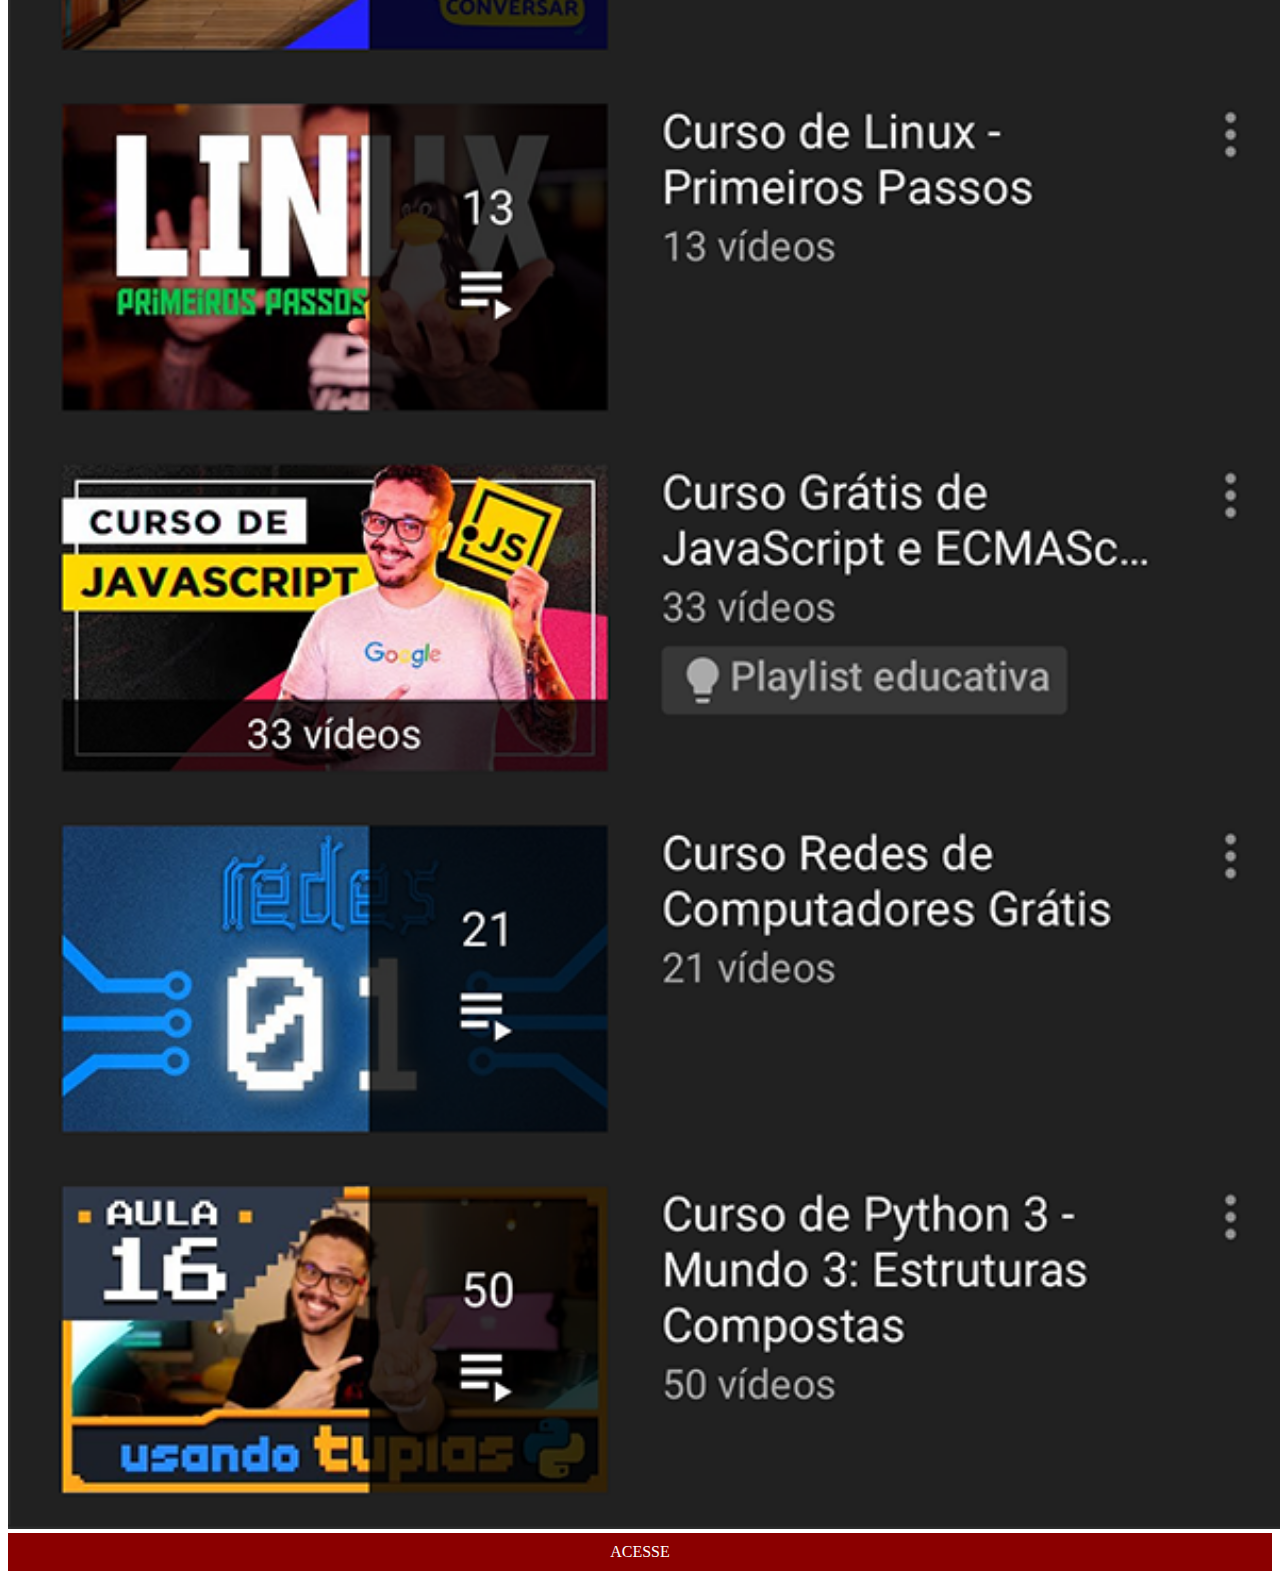
<file: youtube.html>
<!DOCTYPE html>
<html lang="pt-BR">
<head>
    <meta charset="UTF-8">
    <meta name="viewport" content="width=device-width, initial-scale=1.0">
    <title>Document</title>
    <style>
        ::-webkit-scrollbar {
            width: 0px;
            height: 0px;
        }
        img {
            width: 101%;
            height: 100%;
            margin: 0px;
        }
        p {
            background-color: darkred;
            color: white;
            padding: 10px;
            margin: 0px;
            text-align: center;
        }
    </style>
</head>
<body>
    <img src="pacote-d013/imagens/tela-youtube.png" alt="instagram"> 
    <p>ACESSE</p>
</body>
</html>
</file>
<file: estilos/style.css>
@charset "UTF-8";
body {
    margin: 0px;
    padding: 0px;
    background-image: url(../pacote-d013/imagens/fundo-madeira.jpg);
    font-family: Arial, Helvetica, sans-serif;
}
nav {
    position: absolute;
    top: 0px;
    left: 5%;
    
}
nav > a > img{
    display: inline-block;
    max-width: 35px;
    border-radius: 50%;
    margin: 25px 5px;
    
}
nav > a > img:hover {
    transform: scale(1.1);
    border: 1px solid white;
    box-sizing: border-box;
}
main {
    background-image: url(../pacote-d013/imagens/frame-iphone.png);
    width: 311px;
    height: 629px;
    margin: auto;
    margin-top: 100px;
    
}
iframe.tela {
    display: block;
    width: 279px;
    height: 475px;
    margin: auto;
    position: relative;
    top: 72px;
    margin-top: 0px;
    margin-bottom: 0px;
}
</file>
<file: estilos/demais.css>
@charset "UTF-8";
nav {
    position: absolute;
    top: 0px;
    left: 95%;
    
    
}
nav > a > img{
    display: block;
    right: 0px;
    max-width: 50px;
}

main {
    margin-top: 15px;
}
</file>
